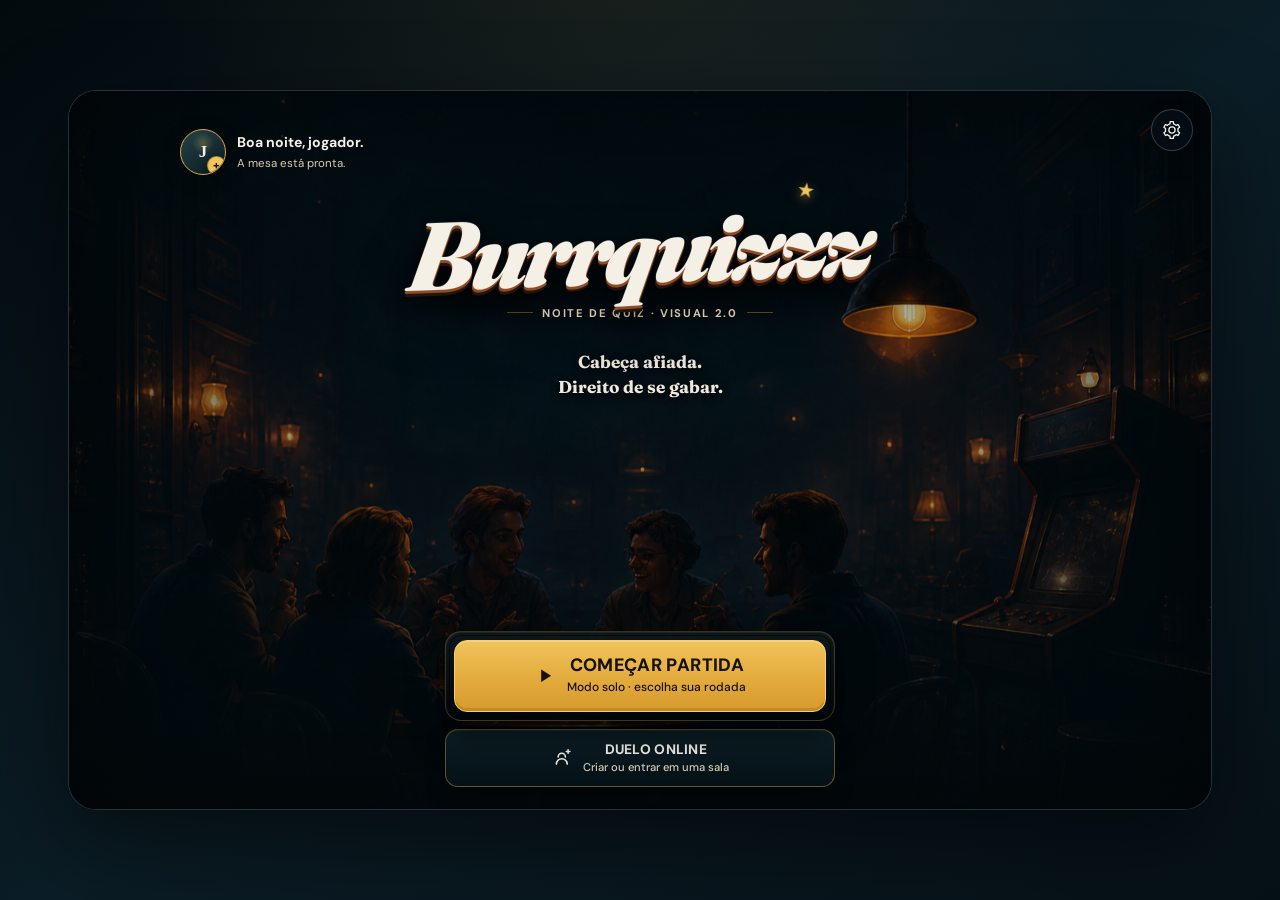
<file: index.html>
<!DOCTYPE html>
<html lang="pt-BR">
<head>
  <meta charset="UTF-8" />
  <meta name="viewport" content="width=device-width, initial-scale=1, viewport-fit=cover" />
  <meta name="theme-color" content="#08151D" />
  <meta name="application-name" content="Burrquizzz" />
  <meta name="mobile-web-app-capable" content="yes" />
  <meta name="apple-mobile-web-app-capable" content="yes" />
  <meta name="apple-mobile-web-app-status-bar-style" content="black-translucent" />
  <meta name="apple-mobile-web-app-title" content="Burrquizzz" />
  <title>Burrquizzz</title>
  <script src="release-gate.js?v=1.9"></script>
  <link rel="manifest" href="manifest.webmanifest?v=1.9" />
  <link rel="icon" type="image/png" sizes="192x192" href="icons/icon-192.png?v=1.9" />
  <link rel="icon" type="image/svg+xml" href="icons/burrquizzz-icon.svg?v=1.9" />
  <link rel="apple-touch-icon" sizes="180x180" href="icons/apple-touch-icon.png?v=1.9" />
  <link rel="preconnect" href="https://fonts.googleapis.com" />
  <link rel="preconnect" href="https://fonts.gstatic.com" crossorigin />
  <link href="https://fonts.googleapis.com/css2?family=DM+Sans:opsz,wght@9..40,400;9..40,500;9..40,600;9..40,700;9..40,800&amp;family=Fraunces:opsz,wght@9..144,900&amp;display=swap" rel="stylesheet" />
  <link rel="stylesheet" href="styles.css?v=1.9" />
  <link rel="stylesheet" href="visual-polish.css?v=1.9" />
  <link rel="stylesheet" href="game-responsive-v07.css?v=1.9" />
  <link rel="stylesheet" href="solo-feedback-v074.css?v=1.9" />
  <link rel="stylesheet" href="mobile-viewport-lock-v081.css?v=1.9" />
  <link rel="stylesheet" href="home-preview-2.css?v=1.9" />
  <link rel="stylesheet" href="setup-screens-approved.css?v=1.9" />
  <link rel="stylesheet" href="production-v1.css?v=1.9" />
  <link rel="stylesheet" href="duel-results-v061.css?v=1.9" />
  <link rel="stylesheet" href="button-typography-v112.css?v=1.9" />
  <script type="importmap">
  {
    "imports": {
      "./questions.js": "./questions.js?v=1.9",
      "./duel-question-bank-v252.js": "./duel-question-bank-v252.js?v=1.9"
    }
  }
  </script>
  <style>
    #burrAppVersion { position:fixed; right:10px; bottom:8px; z-index:16000; padding:4px 7px; border:1px solid rgba(255,255,255,.22); border-radius:999px; background:rgba(7,24,65,.58); color:rgba(255,255,255,.76); font:800 .6875rem/1 system-ui,sans-serif; letter-spacing:.05em; box-shadow:0 4px 12px rgba(0,0,0,.1); backdrop-filter:blur(8px); pointer-events:none; }
    @media (max-width:520px) { #burrAppVersion { right:7px; bottom:6px; opacity:.76; } }
  </style>
</head>
<body>
  <main class="app-shell">
    <header class="topbar">
      <button id="homeButton" class="brand" type="button" aria-label="Voltar ao início"><span class="brand-mark">B</span><span class="brand-text">Burrquizzz</span></button>
      <button id="firebaseButton" class="ghost-button small" type="button">Configurar online</button>
    </header>

    <section id="screen-home" class="screen active" aria-labelledby="realHomeTitle">
      <div class="real-home__background" aria-hidden="true"></div>
      <div class="real-home__overlay" aria-hidden="true"></div>
      <header class="real-home__topline">
        <div class="real-home__host">
          <span id="homeUserInitial" class="real-home__avatar" aria-hidden="true">G</span>
          <span class="real-home__greeting"><strong>Boa noite, <span id="homeUserName">jogador</span>.</strong><small>A mesa está pronta.</small></span>
        </div>
      </header>
      <div class="real-home__content">
        <div class="real-home__logo" id="realHomeTitle">
          <span class="real-home__star" aria-hidden="true">★</span>
          <h1>Burrquizzz</h1>
          <span class="real-home__edition">Noite de Quiz · Visual 2.0</span>
        </div>
        <p class="real-home__tagline">Cabeça afiada.<br />Direito de se gabar.</p>
        <div class="real-home__actions">
          <div class="real-home__cta-dock">
            <button id="soloModeButton" class="real-home__cta" type="button">
              <svg viewBox="0 0 24 24" aria-hidden="true"><path d="m8 5 11 7-11 7V5Z"/></svg>
              <span><strong>Começar partida</strong><small>Modo solo · escolha sua rodada</small></span>
            </button>
          </div>
          <button id="onlineModeButton" class="real-home__online" type="button">
            <svg viewBox="0 0 24 24" aria-hidden="true"><path d="M16 11a4 4 0 1 0-8 0m10 8a6 6 0 0 0-12 0M17 5h4m-2-2v4"/></svg>
            <span><strong>Duelo online</strong><small>Criar ou entrar em uma sala</small></span>
          </button>
        </div>
      </div>
    </section>

    <section id="screen-solo-setup" class="screen">
      <button class="back-link" data-go-home type="button">← Voltar</button>
      <div class="panel compact"><p class="eyebrow">Modo solo</p><h2>Monte a rodada</h2><label class="field"><span>Seu nome</span><input id="soloName" maxlength="18" placeholder="Ex.: Gustavo" autocomplete="nickname" /></label><fieldset class="field"><legend>Quantidade de perguntas</legend><div class="segmented"><label><input type="radio" name="soloCount" value="4" checked /><span>4</span></label><label><input type="radio" name="soloCount" value="8" /><span>8</span></label><label><input type="radio" name="soloCount" value="16" /><span>16</span></label></div></fieldset><button id="startSoloButton" class="primary-button" type="button">Começar</button></div>
    </section>

    <section id="screen-online-menu" class="screen">
      <button class="back-link" data-go-home type="button">← Voltar</button>
      <div class="panel compact"><p class="eyebrow">Duelo online</p><h2>Entre na disputa</h2><label class="field"><span>Seu nome</span><input id="onlineName" maxlength="18" placeholder="Ex.: Gustavo" autocomplete="nickname" /></label><div class="online-actions"><button id="createRoomButton" class="primary-button" type="button">Criar sala</button><div class="divider"><span>ou</span></div><label class="field"><span>Código da sala</span><input id="roomCodeInput" class="room-input" maxlength="6" placeholder="ABC123" autocomplete="off" /></label><button id="joinRoomButton" class="secondary-button" type="button">Entrar na sala</button></div></div>
    </section>

    <section id="screen-duel-round-setup" class="screen" aria-labelledby="duelRoundTitle">
      <button id="leaveRoundSetupButton" class="back-link" type="button">← Sair da sala</button>
      <div class="panel compact duel-round-panel">
        <p class="eyebrow">Duelo online</p>
        <h2 id="duelRoundTitle">Monte a rodada</h2>
        <div class="duel-round-options" role="group" aria-label="Escolha o tipo de duelo">
          <button class="duel-round-option" type="button" data-question-count="4"><strong>Duelo rápido</strong><span>4 perguntas</span></button>
          <button class="duel-round-option" type="button" data-question-count="16"><strong>Duelo normal</strong><span>16 perguntas</span></button>
        </div>
        <button id="shareRoundRoomButton" class="duel-round-share" type="button">Compartilhar convite · <strong id="duelRoundRoomCode">------</strong></button>
      </div>
    </section>

    <section id="screen-lobby" class="screen">
      <button id="leaveRoomButton" class="back-link" type="button">← Sair da sala</button>
      <div class="panel lobby-panel">
        <p class="eyebrow">Sala pronta</p>
        <h2>Convide quem vai perder</h2>
        <button id="copyRoomCodeButton" class="room-code-card" type="button" title="Copiar código">
          <span class="room-code-label">Código da sala</span>
          <strong id="lobbyRoomCode">------</strong>
          <span class="room-code-action"><svg viewBox="0 0 24 24" aria-hidden="true"><path d="M8.7 12.9 15.3 16.7M15.3 7.3 8.7 11.1M18 8.5a2.5 2.5 0 1 0 0-5 2.5 2.5 0 0 0 0 5ZM6 14.5a2.5 2.5 0 1 0 0-5 2.5 2.5 0 0 0 0 5ZM18 20.5a2.5 2.5 0 1 0 0-5 2.5 2.5 0 0 0 0 5Z"/></svg><span class="room-code-action-text">Toque para copiar</span></span>
        </button>
        <div class="players-list" aria-label="Jogadores da sala">
          <div class="player-slot"><span class="status-dot online" aria-hidden="true"></span><div class="player-copy"><small>Jogador 1</small><strong id="playerOneName">Aguardando...</strong></div><span id="playerOneState" class="player-state is-online">Conectado</span></div>
          <div class="player-slot"><span id="playerTwoDot" class="status-dot" aria-hidden="true"></span><div class="player-copy"><small>Jogador 2</small><strong id="playerTwoName">Aguardando...</strong></div><span id="playerTwoState" class="player-state">Aguardando</span></div>
        </div>
        <div class="lobby-controls"><label class="field" id="duelCountField"><span>Quantidade de perguntas</span><select id="duelCount"><option value="10">10 perguntas</option><option value="15" selected>15 perguntas</option><option value="16">16 perguntas</option></select></label><button id="startDuelButton" class="primary-button" type="button" disabled>Aguardando adversário</button></div>
        <p id="lobbyHint" class="hint">Abra o jogo em outro navegador, celular ou aba anônima para testar.</p>
      </div>
    </section>

    <section id="screen-countdown" class="screen centered"><p class="eyebrow">Prepare-se</p><div id="countdownValue" class="countdown">3</div><p id="countdownMessage">A rodada vai começar</p></section>

    <section id="screen-game" class="screen">
      <div class="game-header"><div class="score-chip"><small>PERGUNTA</small><strong><span id="questionNumber">1</span>/<span id="questionTotal">10</span></strong></div><div id="opponentBadge" class="opponent-badge hidden"><span class="status-dot online"></span><span id="opponentName">Adversário</span></div><div class="score-chip"><small>ACERTOS</small><strong id="currentScore">0</strong></div></div>
      <div class="timer-track" role="progressbar" aria-label="Tempo restante da pergunta" aria-valuemin="0" aria-valuemax="100" aria-valuenow="100" aria-valuetext="18 segundos restantes"><div id="timerBar" class="timer-bar" aria-hidden="true"></div></div>
      <article class="question-card"><div class="question-meta"><span id="questionCategory" class="category-chip">Cultura pop</span><span id="questionType" class="type-chip">Escolha</span></div><h2 id="questionText">Pergunta</h2><p id="questionSupport" class="question-support hidden"></p><div id="questionImageWrap" class="question-image-wrap hidden"><img id="questionImage" src="[data-uri]" alt="" decoding="async" /></div><div id="answersArea"></div></article>
      <div id="feedbackBanner" class="feedback-banner" aria-live="polite"></div>
    </section>

    <section id="screen-results" class="screen" aria-labelledby="resultTitle">
      <div class="panel results-panel">
        <header class="result-v1-heading"><div class="result-v1-crest"><img src="assets/resultado/resultado-laurels.png" alt="" aria-hidden="true" /><div class="result-v1-winner"><p id="resultEyebrow" class="eyebrow">Resultado</p><h2 id="resultTitle">Fim de jogo</h2></div></div></header>
        <div id="duelScoreboard" class="scoreboard hidden"><div id="scorePlayerOne" class="score-row"></div><div id="scorePlayerTwo" class="score-row"></div></div>
        <div id="soloStats" class="stats-grid result-identity-card result-identity-card--solo"><span id="resultSoloAvatar" class="result-player-avatar" data-local-avatar aria-hidden="true">J</span><div class="result-solo-player"><strong id="resultSoloName" class="result-player-name">Jogador</strong><span class="result-solo-time"><strong id="resultAverage">0s</strong><small>tempo médio</small></span></div><div class="result-solo-score"><strong id="resultCorrect">0/0</strong><small>Acertos</small></div></div>
        <div class="result-v1-message"><img src="assets/resultado/resultado-marquee-frame.png" alt="" aria-hidden="true" /><div><p id="resultSubtitle" class="result-subtitle"></p></div></div>
        <div class="result-v1-actions"><button id="playAgainButton" class="primary-button" type="button">Jogar novamente</button><button id="resultsHomeButton" class="ghost-button" type="button">Voltar ao início</button></div>
      </div>
    </section>
  </main>

  <dialog id="firebaseDialog"><form method="dialog" class="dialog-card"><button class="dialog-close" value="cancel" aria-label="Fechar">×</button><p class="eyebrow">Duelo online</p><h2>Configurar Firebase</h2><p class="dialog-copy">Cole o objeto <code>firebaseConfig</code> do seu projeto. Ele fica salvo só neste navegador.</p><label class="field"><span>Configuração</span><textarea id="firebaseConfigInput" rows="10" spellcheck="false" placeholder='{"apiKey":"...","authDomain":"...","databaseURL":"...","projectId":"...","appId":"..."}'></textarea></label><p id="firebaseStatus" class="hint"></p><button id="saveFirebaseButton" class="primary-button" value="cancel" type="button">Salvar configuração</button><button id="clearFirebaseButton" class="ghost-button danger" value="cancel" type="button">Apagar configuração</button></form></dialog>
  <div id="toast" class="toast" role="status" aria-live="polite"></div>
  <div id="burrAppVersion" title="Burrquizzz versão 1.9" aria-label="Versão 1.9">v1.9</div>
  <script type="module" src="ai-bootstrap.js?v=1.9"></script>
  <script type="module" src="online-runtime-v231.js?v=1.9"></script>
  <script type="module" src="duel-results-v061.js?v=1.9"></script>
  <script type="module" src="app.js?v=1.9"></script>
  <script type="module" src="ui-copy-v154.js?v=1.9"></script>
  <script type="module" src="metrics-runtime-v09.js?v=1.9"></script>
  <script type="module" src="pwa-runtime-v154.js?v=1.9"></script>
</body>
</html>
</file>
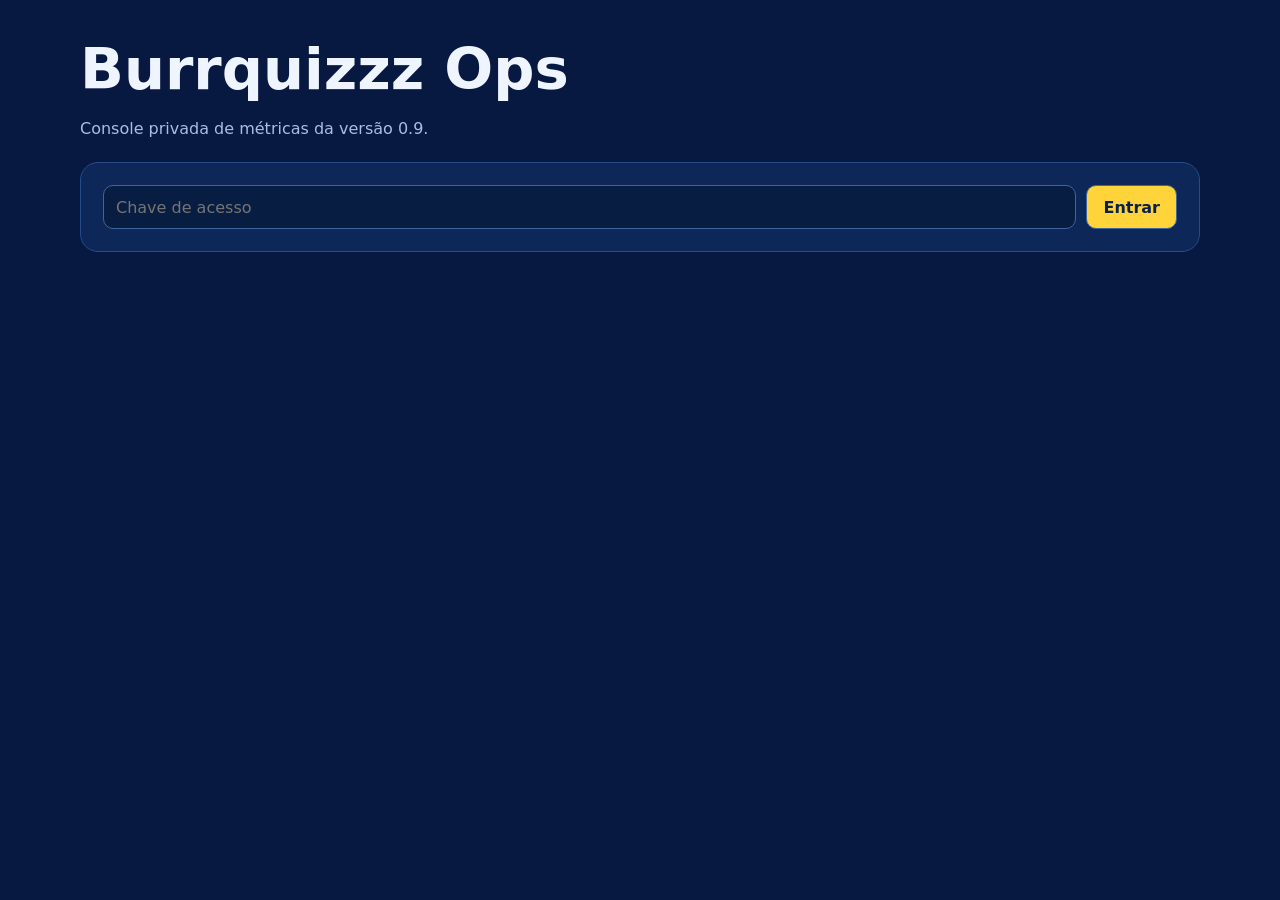
<file: ops-7c4f9e2a.html>
<!DOCTYPE html>
<html lang="pt-BR">
<head>
  <meta charset="UTF-8" />
  <meta name="viewport" content="width=device-width, initial-scale=1" />
  <meta name="robots" content="noindex,nofollow,noarchive" />
  <title>Burrquizzz Ops</title>
  <style>
    :root { color-scheme: dark; font-family: system-ui, -apple-system, BlinkMacSystemFont, "Segoe UI", sans-serif; }
    * { box-sizing: border-box; }
    body { margin: 0; min-height: 100vh; background: #071841; color: #eef5ff; }
    main { width: min(1120px, calc(100% - 32px)); margin: 0 auto; padding: 36px 0 72px; }
    h1 { margin: 0 0 6px; font-size: clamp(2rem, 5vw, 3.6rem); }
    p { color: #a9bee2; }
    .card { margin-top: 24px; padding: 22px; border: 1px solid #274b87; border-radius: 18px; background: #0d2858; }
    .row { display: flex; gap: 10px; flex-wrap: wrap; align-items: center; }
    input, button { min-height: 44px; border-radius: 10px; border: 1px solid #41659b; font: inherit; }
    input { flex: 1 1 280px; padding: 0 12px; color: #fff; background: #071d42; }
    button { padding: 0 16px; cursor: pointer; font-weight: 750; color: #08204a; background: #ffd33a; }
    button.secondary { color: #e8f1ff; background: #17376c; }
    button:disabled { opacity: .5; cursor: wait; }
    #dashboard[hidden], #error[hidden] { display: none; }
    .stats { display: grid; grid-template-columns: repeat(4, minmax(0, 1fr)); gap: 10px; margin: 18px 0; }
    .stat { padding: 15px; border-radius: 12px; background: #102f66; }
    .stat small { display: block; color: #9bb2da; }
    .stat strong { display: block; margin-top: 5px; font-size: 1.35rem; }
    .table-wrap { overflow: auto; max-height: 62vh; border: 1px solid #274b87; border-radius: 12px; }
    table { width: 100%; border-collapse: collapse; min-width: 880px; font-size: .9rem; }
    th, td { padding: 10px 12px; text-align: left; border-bottom: 1px solid #1e4179; white-space: nowrap; }
    th { position: sticky; top: 0; background: #12336c; color: #dbe9ff; }
    td { color: #c8d8f3; }
    #error { color: #ffb8bf; }
    @media (max-width: 680px) { .stats { grid-template-columns: repeat(2, 1fr); } }
  </style>
</head>
<body>
  <main>
    <h1>Burrquizzz Ops</h1>
    <p>Console privada de métricas da versão 0.9.</p>

    <section id="gate" class="card">
      <div class="row">
        <input id="accessKey" type="password" autocomplete="off" placeholder="Chave de acesso" />
        <button id="unlockButton" type="button">Entrar</button>
      </div>
      <p id="error" hidden></p>
    </section>

    <section id="dashboard" hidden>
      <div class="row" style="margin-top:24px">
        <button id="refreshButton" class="secondary" type="button">Atualizar</button>
        <button id="downloadButton" type="button">Baixar CSV</button>
      </div>
      <div class="stats">
        <div class="stat"><small>Partidas</small><strong id="gamesCount">0</strong></div>
        <div class="stat"><small>Jogadores</small><strong id="playersCount">0</strong></div>
        <div class="stat"><small>Tempo total</small><strong id="totalTime">0 min</strong></div>
        <div class="stat"><small>Média por jogo</small><strong id="averageTime">0 min</strong></div>
      </div>
      <div class="table-wrap">
        <table>
          <thead><tr><th>Data</th><th>Nome</th><th>Modo</th><th>Status</th><th>Tempo</th><th>Perguntas</th><th>Acertos</th><th>Dispositivo</th><th>Abertura</th></tr></thead>
          <tbody id="metricsBody"></tbody>
        </table>
      </div>
    </section>
  </main>

  <script type="module">
    const FIREBASE_CONFIG = {
      apiKey: "AIzaSyCtZKE8YL2xC0hj0eWWrtGsuYCLEleLjoQ",
      authDomain: "batalha-naval-gus.firebaseapp.com",
      projectId: "batalha-naval-gus",
      storageBucket: "batalha-naval-gus.firebasestorage.app",
      messagingSenderId: "530937327103",
      appId: "1:530937327103:web:ab1bd4538f1af6c2b70bca"
    };
    const ACCESS_HASH = "7a655aa79bc474a90e1bdb33dab1a853e9f87d5c95b93128c02008dda537f05a";
    const COLLECTION = "battleshipRooms";
    const METRIC_TYPE = "burrquizzz-metric-v1";
    let records = [];
    let firebase = null;

    const $ = (selector) => document.querySelector(selector);
    $("#unlockButton").addEventListener("click", unlock);
    $("#accessKey").addEventListener("keydown", (event) => { if (event.key === "Enter") unlock(); });
    $("#refreshButton").addEventListener("click", loadMetrics);
    $("#downloadButton").addEventListener("click", downloadCsv);

    async function sha256(value) {
      const bytes = new TextEncoder().encode(value);
      const digest = await crypto.subtle.digest("SHA-256", bytes);
      return [...new Uint8Array(digest)].map((byte) => byte.toString(16).padStart(2, "0")).join("");
    }

    async function unlock() {
      const key = $("#accessKey").value.trim();
      if (await sha256(key) !== ACCESS_HASH) {
        showError("Chave inválida.");
        return;
      }
      $("#gate").hidden = true;
      $("#dashboard").hidden = false;
      await loadMetrics();
    }

    async function ensureFirebase() {
      if (firebase) return firebase;
      const [appModule, authModule, firestoreModule] = await Promise.all([
        import("https://www.gstatic.com/firebasejs/12.11.0/firebase-app.js"),
        import("https://www.gstatic.com/firebasejs/12.11.0/firebase-auth.js"),
        import("https://www.gstatic.com/firebasejs/12.11.0/firebase-firestore.js")
      ]);
      const app = appModule.initializeApp(FIREBASE_CONFIG, "burrquizzz-ops-v09");
      const auth = authModule.getAuth(app);
      if (!auth.currentUser) await authModule.signInAnonymously(auth);
      firebase = { db: firestoreModule.getFirestore(app), ...firestoreModule };
      return firebase;
    }

    async function loadMetrics() {
      const refresh = $("#refreshButton");
      refresh.disabled = true;
      try {
        const f = await ensureFirebase();
        const q = f.query(
          f.collection(f.db, COLLECTION),
          f.where("gameType", "==", METRIC_TYPE),
          f.limit(2000)
        );
        const snapshot = await f.getDocs(q);
        records = snapshot.docs.map((item) => ({ id: item.id, ...item.data() }))
          .sort((a, b) => Number(b.startedAtClient || 0) - Number(a.startedAtClient || 0));
        render();
      } catch (error) {
        console.error(error);
        showError("Não foi possível ler as métricas. Confira as permissões do Firestore.");
      } finally {
        refresh.disabled = false;
      }
    }

    function render() {
      const totalSeconds = records.reduce((sum, item) => sum + Number(item.durationSeconds || 0), 0);
      const players = new Set(records.map((item) => `${item.installId || ""}:${item.playerName || "Jogador"}`));
      $("#gamesCount").textContent = String(records.length);
      $("#playersCount").textContent = String(players.size);
      $("#totalTime").textContent = formatDuration(totalSeconds);
      $("#averageTime").textContent = formatDuration(records.length ? Math.round(totalSeconds / records.length) : 0);
      $("#metricsBody").innerHTML = records.map((item) => `
        <tr>
          <td>${escapeHtml(formatDate(item.startedAtClient))}</td>
          <td>${escapeHtml(item.playerName || "Jogador")}</td>
          <td>${escapeHtml(item.mode || "-")}</td>
          <td>${escapeHtml(statusLabel(item.status))}</td>
          <td>${escapeHtml(formatDuration(item.durationSeconds || 0))}</td>
          <td>${Number(item.lastQuestion || 0)}/${Number(item.questionsTotal || 0)}</td>
          <td>${Number(item.score || 0)}</td>
          <td>${escapeHtml(item.device || "-")}</td>
          <td>${escapeHtml(item.launchMode || "-")}</td>
        </tr>`).join("");
    }

    function formatDate(value) {
      if (!value) return "-";
      return new Intl.DateTimeFormat("pt-BR", { dateStyle: "short", timeStyle: "short" }).format(new Date(Number(value)));
    }

    function formatDuration(seconds) {
      const total = Math.max(0, Number(seconds) || 0);
      if (total < 60) return `${Math.round(total)} s`;
      const minutes = Math.floor(total / 60);
      const rest = Math.round(total % 60);
      return rest ? `${minutes} min ${rest} s` : `${minutes} min`;
    }

    function statusLabel(value) {
      if (value === "completed") return "Concluído";
      if (value === "left_game") return "Saiu antes";
      return "Em andamento";
    }

    function csvCell(value) {
      const text = String(value ?? "").replaceAll('"', '""');
      return `"${text}"`;
    }

    function downloadCsv() {
      const header = ["data","apelido","modo","status","duracao_segundos","perguntas_total","ultima_pergunta","acertos","dispositivo","abertura","install_id","game_id"];
      const lines = [header.map(csvCell).join(";")];
      records.forEach((item) => {
        lines.push([
          formatDate(item.startedAtClient), item.playerName, item.mode, statusLabel(item.status),
          item.durationSeconds || 0, item.questionsTotal || 0, item.lastQuestion || 0, item.score || 0,
          item.device, item.launchMode, item.installId, item.gameId
        ].map(csvCell).join(";"));
      });
      const blob = new Blob(["\ufeff" + lines.join("\n")], { type: "text/csv;charset=utf-8" });
      const url = URL.createObjectURL(blob);
      const link = document.createElement("a");
      link.href = url;
      link.download = `burrquizzz-metricas-${new Date().toISOString().slice(0, 10)}.csv`;
      link.click();
      URL.revokeObjectURL(url);
    }

    function showError(message) {
      const node = $("#error");
      node.textContent = message;
      node.hidden = false;
    }

    function escapeHtml(value) {
      return String(value ?? "")
        .replaceAll("&", "&amp;")
        .replaceAll("<", "&lt;")
        .replaceAll(">", "&gt;")
        .replaceAll('"', "&quot;")
        .replaceAll("'", "&#039;");
    }
  </script>
</body>
</html>
</file>
<file: styles.css>
:root {
  --bg-1: #0d3a99;
  --bg-2: #1b6eff;
  --bg-3: #58c4ff;
  --surface: rgba(255, 255, 255, 0.97);
  --surface-alt: rgba(243, 248, 255, 0.96);
  --text: #13396d;
  --muted: #5578ac;
  --line: rgba(19, 57, 109, 0.12);
  --primary: #ffd33a;
  --primary-2: #ffb703;
  --accent: #ff5c8a;
  --accent-2: #ff7b2c;
  --ok: #16a34a;
  --danger: #e5484d;
  --radius-xl: 28px;
  --radius-lg: 20px;
  --radius-md: 16px;
  --shadow-lg: 0 20px 48px rgba(12, 66, 155, 0.2);
  --shadow-sm: 0 8px 18px rgba(12, 66, 155, 0.12);
  --title-font: "Arial Rounded MT Bold", "Trebuchet MS", "Segoe UI", sans-serif;
  --body-font: "Trebuchet MS", "Segoe UI", system-ui, sans-serif;
}

* { box-sizing: border-box; }

html, body {
  min-height: 100%;
  margin: 0;
  background:
    radial-gradient(circle at 8% 10%, rgba(255,255,255,.28), transparent 18%),
    radial-gradient(circle at 92% 8%, rgba(255,212,58,.22), transparent 16%),
    radial-gradient(circle at 85% 88%, rgba(255,92,138,.16), transparent 16%),
    linear-gradient(145deg, var(--bg-1), var(--bg-2) 54%, var(--bg-3));
  color: var(--text);
  font-family: var(--body-font);
}

button, input, select, textarea {
  font: inherit;
}

button {
  color: inherit;
}

body {
  min-height: 100vh;
  min-height: 100dvh;
}

.app-shell {
  width: min(860px, 100%);
  min-height: 100vh;
  margin: 0 auto;
  padding: max(20px, env(safe-area-inset-top)) 18px max(22px, env(safe-area-inset-bottom));
  position: relative;
}

.app-shell::before,
.app-shell::after {
  content: "";
  position: fixed;
  border-radius: 999px;
  pointer-events: none;
  opacity: .44;
  filter: blur(8px);
}
.app-shell::before {
  left: -30px;
  top: 140px;
  width: 110px;
  height: 110px;
  background: rgba(255, 211, 58, 0.35);
}
.app-shell::after {
  right: -24px;
  bottom: 110px;
  width: 92px;
  height: 92px;
  background: rgba(255, 92, 138, 0.28);
}

.topbar {
  display: flex;
  align-items: center;
  justify-content: space-between;
  gap: 14px;
  margin-bottom: 22px;
}

.brand {
  display: inline-flex;
  align-items: center;
  gap: 10px;
  padding: 0;
  border: 0;
  background: transparent;
  color: white;
  font-family: var(--title-font);
  font-weight: 900;
  cursor: pointer;
  text-shadow: 0 2px 10px rgba(0,0,0,.12);
}
.brand-mark {
  display: grid;
  width: 40px;
  height: 40px;
  place-items: center;
  border-radius: 14px;
  color: #114084;
  background: linear-gradient(180deg, #fff6ae, #ffd33a);
  box-shadow: inset 0 -3px 0 rgba(0,0,0,.08), 0 10px 20px rgba(255,211,58,.28);
}
.brand-text {
  font-size: 1.02rem;
}

.screen {
  display: none;
  animation: screen-in .22s ease both;
}
.screen.active {
  display: block;
}
.screen.centered.active {
  display: grid;
  min-height: 70vh;
  place-content: center;
  text-align: center;
}

@keyframes screen-in {
  from { opacity: 0; transform: translateY(8px) scale(.99); }
  to { opacity: 1; transform: translateY(0) scale(1); }
}

.hero {
  color: white;
  text-shadow: 0 2px 18px rgba(0,0,0,.12);
  padding: 10px 0 22px;
}
.eyebrow {
  display: inline-flex;
  align-items: center;
  margin: 0 0 12px;
  padding: 8px 12px;
  border-radius: 999px;
  background: rgba(255,255,255,.88);
  color: #114084;
  font-family: var(--title-font);
  font-size: .74rem;
  font-weight: 900;
  letter-spacing: .11em;
  text-transform: uppercase;
  box-shadow: var(--shadow-sm);
}
h1, h2, p { margin-top: 0; }
h1, h2 {
  font-family: var(--title-font);
}
h1 {
  margin-bottom: 14px;
  font-size: clamp(2.8rem, 13vw, 5rem);
  line-height: .93;
  letter-spacing: -.06em;
}
h2 {
  margin-bottom: 18px;
  font-size: clamp(2rem, 6vw, 2.8rem);
  line-height: 1;
  letter-spacing: -.04em;
  color: #114084;
}
.hero-copy,
.dialog-copy,
.result-subtitle {
  color: rgba(255,255,255,.95);
  line-height: 1.55;
  max-width: 620px;
  font-size: 1rem;
}
.mode-grid {
  display: grid;
  grid-template-columns: repeat(2, 1fr);
  gap: 14px;
}
.mode-card,
.panel,
.question-card {
  background: linear-gradient(180deg, var(--surface), var(--surface-alt));
  border: 3px solid rgba(255,255,255,.52);
  box-shadow: var(--shadow-lg);
  backdrop-filter: blur(12px);
}
.mode-card {
  position: relative;
  overflow: hidden;
  min-height: 226px;
  padding: 24px;
  border-radius: var(--radius-xl);
  text-align: left;
  cursor: pointer;
  transition: transform .16s ease;
}
.mode-card:hover {
  transform: translateY(-2px);
}
.mode-card::before,
.mode-card::after {
  content: "";
  position: absolute;
  border-radius: 999px;
}
.mode-card::before {
  right: -20px;
  top: -24px;
  width: 110px;
  height: 110px;
  background: radial-gradient(circle, rgba(255,211,58,.44), rgba(255,211,58,0));
}
.mode-card::after {
  left: -16px;
  bottom: -20px;
  width: 120px;
  height: 120px;
  background: radial-gradient(circle, rgba(255,92,138,.18), rgba(255,92,138,0));
}
.mode-card.alt::before {
  background: radial-gradient(circle, rgba(88,196,255,.38), rgba(88,196,255,0));
}
.mode-icon {
  display: grid;
  width: 58px;
  height: 58px;
  margin-bottom: 34px;
  place-items: center;
  border-radius: 18px;
  color: #114084;
  background: linear-gradient(180deg, #fff7b8, #ffd33a);
  font-family: var(--title-font);
  font-size: 1.3rem;
  font-weight: 900;
  box-shadow: inset 0 -4px 0 rgba(0,0,0,.08), 0 10px 22px rgba(255,211,58,.26);
}
.mode-title, .mode-copy { display: block; }
.mode-title {
  margin-bottom: 8px;
  color: #114084;
  font-family: var(--title-font);
  font-size: 1.4rem;
  font-weight: 900;
}
.mode-copy {
  color: var(--muted);
  line-height: 1.5;
}
.home-features {
  display: flex;
  flex-wrap: wrap;
  gap: 10px;
  margin-top: 16px;
}
.home-features span {
  padding: 10px 14px;
  border-radius: 999px;
  background: rgba(255,255,255,.16);
  color: white;
  font-family: var(--title-font);
  font-size: .8rem;
  font-weight: 900;
  border: 2px solid rgba(255,255,255,.18);
}

.panel {
  padding: 26px 20px;
  border-radius: var(--radius-xl);
}
.panel.compact {
  max-width: 580px;
  margin: 26px auto 0;
}
.lobby-panel {
  max-width: 620px;
  margin: 20px auto 0;
}
.back-link {
  padding: 10px 0;
  border: 0;
  background: transparent;
  color: white;
  font-family: var(--title-font);
  cursor: pointer;
  text-shadow: 0 2px 12px rgba(0,0,0,.12);
}
.field {
  display: grid;
  gap: 8px;
  margin-bottom: 20px;
}
.field > span,
.field legend {
  color: var(--muted);
  font-size: .84rem;
  font-family: var(--title-font);
  font-weight: 900;
}
fieldset.field {
  border: 0;
  padding: 0;
}
input, select, textarea {
  width: 100%;
  border: 2px solid #d9e8fb;
  border-radius: 15px;
  outline: none;
  color: var(--text);
  background: white;
}
input, select {
  height: 54px;
  padding: 0 15px;
}
textarea {
  min-height: 180px;
  padding: 14px 15px;
  resize: vertical;
  font-family: ui-monospace, SFMono-Regular, Menlo, Consolas, monospace;
  font-size: .85rem;
}
input:focus, select:focus, textarea:focus {
  border-color: #7cc5ff;
  box-shadow: 0 0 0 4px rgba(88,196,255,.18);
}
.room-input {
  text-transform: uppercase;
  letter-spacing: .14em;
  font-weight: 900;
}
.segmented {
  display: grid;
  grid-template-columns: repeat(3, 1fr);
  gap: 8px;
}
.segmented label {
  cursor: pointer;
}
.segmented input {
  position: absolute;
  opacity: 0;
  pointer-events: none;
}
.segmented span {
  display: grid;
  height: 50px;
  place-items: center;
  border: 2px solid #d9e8fb;
  border-radius: 16px;
  color: #4c73ad;
  background: #fff;
  font-family: var(--title-font);
  font-weight: 900;
  box-shadow: 0 6px 14px rgba(0,67,170,.06);
}
.segmented input:checked + span {
  border-color: #ffd33a;
  color: #114084;
  background: linear-gradient(180deg, #fff7b8, #ffd33a);
  box-shadow: inset 0 -3px 0 rgba(0,0,0,.07), 0 12px 20px rgba(255,211,58,.18);
}
.primary-button,
.secondary-button,
.ghost-button {
  width: 100%;
  min-height: 54px;
  padding: 0 18px;
  border-radius: 17px;
  font-family: var(--title-font);
  font-weight: 900;
  cursor: pointer;
}
.primary-button {
  border: 0;
  color: #114084;
  background: linear-gradient(180deg, #fff6ae, #ffd33a);
  box-shadow: inset 0 -4px 0 rgba(0,0,0,.08), 0 14px 24px rgba(255,211,58,.24);
}
.secondary-button {
  border: 2px solid #a7c8ff;
  color: #114084;
  background: white;
  box-shadow: var(--shadow-sm);
}
.ghost-button {
  border: 2px solid #d9e8fb;
  color: #4469a4;
  background: white;
  box-shadow: var(--shadow-sm);
}
.ghost-button.small {
  width: auto;
  min-height: 40px;
  padding: 0 14px;
  font-size: .8rem;
}
.ghost-button.danger {
  color: var(--danger);
}
button:disabled {
  opacity: .45;
  cursor: not-allowed;
  transform: none !important;
}
.online-actions {
  display: grid;
  gap: 14px;
}
.divider {
  display: flex;
  align-items: center;
  gap: 12px;
  color: var(--muted);
  font-size: .78rem;
  text-transform: uppercase;
}
.divider::before,
.divider::after {
  content: "";
  flex: 1;
  height: 1px;
  background: var(--line);
}
.room-code-card {
  display: grid;
  width: 100%;
  margin-bottom: 24px;
  padding: 18px;
  border: 2px dashed #9bc2ff;
  border-radius: 20px;
  color: var(--muted);
  background: linear-gradient(180deg, #f5faff, #edf6ff);
  cursor: pointer;
}
.room-code-card strong {
  margin: 4px 0;
  color: #114084;
  font-family: var(--title-font);
  font-size: 2.4rem;
  letter-spacing: .14em;
}
.players-list {
  display: grid;
  gap: 10px;
  margin-bottom: 22px;
}
.player-slot {
  display: flex;
  align-items: center;
  gap: 12px;
  padding: 14px;
  border: 2px solid #e1eefc;
  border-radius: 18px;
  background: rgba(255,255,255,.7);
}
.player-slot div {
  display: grid;
  gap: 3px;
}
.player-slot small {
  color: var(--muted);
}
.status-dot {
  width: 10px;
  height: 10px;
  flex: 0 0 auto;
  border-radius: 50%;
  background: #8ca0bf;
  box-shadow: 0 0 0 5px rgba(140,160,191,.16);
}
.status-dot.online {
  background: #16a34a;
  box-shadow: 0 0 0 5px rgba(22,163,74,.16);
}
.hint {
  margin: 12px 0 0;
  color: var(--muted);
  font-size: .83rem;
  line-height: 1.45;
}

.countdown {
  color: white;
  font-family: var(--title-font);
  font-size: clamp(7rem, 32vw, 13rem);
  font-weight: 900;
  line-height: .88;
  letter-spacing: -.08em;
  text-shadow: 0 14px 38px rgba(0,0,0,.18);
}
#countdownMessage {
  color: white;
  font-family: var(--title-font);
  text-shadow: 0 2px 12px rgba(0,0,0,.12);
}

.game-header {
  display: flex;
  align-items: stretch;
  justify-content: space-between;
  gap: 12px;
  margin-bottom: 12px;
}
.score-chip,
.opponent-badge {
  min-width: 0;
  display: grid;
  gap: 2px;
  padding: 12px 14px;
  border: 2px solid rgba(255,255,255,.24);
  border-radius: 18px;
  background: rgba(255,255,255,.14);
  color: white;
  box-shadow: 0 10px 24px rgba(0,0,0,.08);
}
.score-chip small,
.opponent-badge {
  font-family: var(--title-font);
}
.score-chip small {
  color: rgba(255,255,255,.84);
  font-size: .67rem;
  font-weight: 900;
  letter-spacing: .1em;
}
.score-chip strong {
  font-family: var(--title-font);
  font-size: 1.24rem;
}
.opponent-badge {
  display: flex;
  align-items: center;
  gap: 8px;
  justify-content: center;
  font-size: .86rem;
}
.hidden { display: none !important; }

.timer-track {
  height: 14px;
  overflow: hidden;
  margin-bottom: 18px;
  border: 2px solid rgba(255,255,255,.32);
  border-radius: 999px;
  background: rgba(255,255,255,.22);
}
.timer-bar {
  width: 100%;
  height: 100%;
  border-radius: inherit;
  background: linear-gradient(90deg, #42e5a7, #ffd33a 56%, #ff8f4f);
  transform-origin: left center;
  box-shadow: inset 0 -2px 0 rgba(0,0,0,.08);
}

.question-card {
  min-height: 540px;
  padding: 24px 18px;
  border-radius: var(--radius-xl);
}
.question-meta {
  display: flex;
  flex-wrap: wrap;
  gap: 8px;
}
.category-chip,
.type-chip {
  display: inline-flex;
  padding: 8px 12px;
  border-radius: 999px;
  font-family: var(--title-font);
  font-size: .73rem;
  font-weight: 900;
  letter-spacing: .08em;
  text-transform: uppercase;
}
.category-chip {
  color: #114084;
  background: linear-gradient(180deg, #fff7b8, #ffe070);
  box-shadow: inset 0 -2px 0 rgba(0,0,0,.06);
}
.type-chip {
  color: white;
  background: linear-gradient(180deg, #ff719c, #ff5c8a);
}
.question-card h2 {
  margin: 18px 0 14px;
  color: #114084;
  font-size: clamp(1.65rem, 6vw, 2.3rem);
  line-height: 1.12;
  letter-spacing: -.035em;
}
.question-support {
  margin-bottom: 16px;
  color: var(--muted);
  line-height: 1.5;
}
.question-image-wrap {
  margin-bottom: 18px;
  overflow: hidden;
  border-radius: 22px;
  border: 2px solid #d9e8fb;
  background: #fff;
}
.question-image-wrap img {
  display: block;
  width: 100%;
  aspect-ratio: 16 / 10;
  object-fit: cover;
}
.answers-stack {
  display: grid;
  gap: 12px;
}
.answer-button {
  display: flex;
  align-items: center;
  gap: 12px;
  min-height: 62px;
  padding: 12px 14px;
  border: 2px solid #d7e8fc;
  border-radius: 18px;
  color: var(--text);
  background: linear-gradient(180deg, #ffffff, #f7fbff);
  box-shadow: var(--shadow-sm);
  text-align: left;
  cursor: pointer;
}
.answer-button:hover:not(:disabled) {
  transform: translateX(2px);
}
.answer-letter {
  display: grid;
  width: 38px;
  height: 38px;
  flex: 0 0 auto;
  place-items: center;
  border-radius: 12px;
  background: linear-gradient(180deg, #eaf5ff, #d4e9ff);
  color: #114084;
  font-family: var(--title-font);
  font-size: .82rem;
  font-weight: 900;
}
.answer-button.correct {
  border-color: rgba(22,163,74,.46);
  background: linear-gradient(180deg, rgba(22,163,74,.12), rgba(22,163,74,.06));
}
.answer-button.wrong {
  border-color: rgba(229,72,77,.42);
  background: linear-gradient(180deg, rgba(229,72,77,.13), rgba(229,72,77,.07));
}

.input-card,
.match-card {
  padding: 18px;
  border: 2px solid #e1eefc;
  border-radius: 20px;
  background: linear-gradient(180deg, #ffffff, #f6fbff);
  box-shadow: var(--shadow-sm);
}
.input-card p,
.match-card p {
  margin-bottom: 14px;
  color: var(--muted);
}
.submit-row {
  display: flex;
  gap: 10px;
  margin-top: 14px;
}
.submit-row .primary-button,
.submit-row .ghost-button {
  min-height: 48px;
}
.match-rows {
  display: grid;
  gap: 12px;
}
.match-row {
  display: grid;
  gap: 10px;
}
.match-left {
  padding: 12px 14px;
  border-radius: 14px;
  background: #eaf5ff;
  color: #114084;
  font-family: var(--title-font);
  font-weight: 900;
}
.match-row select {
  height: 50px;
}
.feedback-banner {
  min-height: 60px;
  margin-top: 14px;
  text-align: center;
  color: white;
  font-family: var(--title-font);
  font-weight: 900;
  line-height: 1.4;
  text-shadow: 0 2px 12px rgba(0,0,0,.12);
}
.feedback-banner.good {
  color: #c9ffd9;
}
.feedback-banner.bad {
  color: #ffe5ea;
}

.results-panel {
  max-width: 640px;
  margin: 30px auto 0;
  text-align: center;
}
.results-panel .result-subtitle {
  color: var(--muted);
}
.stats-grid {
  display: grid;
  grid-template-columns: repeat(2, 1fr);
  gap: 12px;
  margin: 24px 0 4px;
}
.stats-grid > div {
  display: grid;
  gap: 5px;
  padding: 18px 14px;
  border: 2px solid #e1eefc;
  border-radius: 20px;
  background: linear-gradient(180deg, #ffffff, #f3f9ff);
  box-shadow: var(--shadow-sm);
}
.stats-grid small {
  color: var(--muted);
  font-family: var(--title-font);
  font-weight: 900;
}
.stats-grid strong {
  color: #114084;
  font-family: var(--title-font);
  font-size: 1.55rem;
  line-height: 1;
}
.scoreboard {
  display: grid;
  gap: 10px;
  margin: 24px 0;
}
.score-row {
  display: grid;
  grid-template-columns: 1fr auto auto;
  gap: 12px;
  align-items: center;
  padding: 15px;
  border: 2px solid #e1eefc;
  border-radius: 18px;
  text-align: left;
  background: linear-gradient(180deg, #ffffff, #f6fbff);
  box-shadow: var(--shadow-sm);
}
.score-row.winner {
  border-color: rgba(22,163,74,.46);
  background: linear-gradient(180deg, rgba(22,163,74,.12), rgba(22,163,74,.05));
}
.score-row strong {
  overflow: hidden;
  text-overflow: ellipsis;
  white-space: nowrap;
}
.score-row span {
  color: var(--muted);
  font-size: .86rem;
}

dialog {
  width: min(620px, calc(100% - 28px));
  max-height: calc(100vh - 28px);
  padding: 0;
  overflow: auto;
  border: 2px solid rgba(255,255,255,.4);
  border-radius: var(--radius-xl);
  background: linear-gradient(180deg, var(--surface), var(--surface-alt));
  box-shadow: var(--shadow-lg);
}
dialog::backdrop {
  background: rgba(3,5,13,.7);
  backdrop-filter: blur(6px);
}
.dialog-card {
  position: relative;
  padding: 24px;
}
.dialog-close {
  position: absolute;
  top: 16px;
  right: 16px;
  width: 38px;
  height: 38px;
  border: 2px solid #d9e8fb;
  border-radius: 12px;
  color: var(--muted);
  background: white;
  cursor: pointer;
}
code {
  padding: 2px 5px;
  border-radius: 6px;
  background: rgba(255,255,255,.8);
}
.toast {
  position: fixed;
  right: 20px;
  bottom: 20px;
  z-index: 40;
  max-width: min(360px, calc(100vw - 40px));
  padding: 13px 16px;
  border: 2px solid rgba(255,255,255,.32);
  border-radius: 14px;
  background: #13396d;
  color: white;
  box-shadow: var(--shadow-lg);
  opacity: 0;
  pointer-events: none;
  transform: translateY(14px);
  transition: opacity .18s ease, transform .18s ease;
}
.toast.visible {
  opacity: 1;
  transform: translateY(0);
}

@media (max-width: 680px) {
  .mode-grid {
    grid-template-columns: 1fr;
  }
  .question-card {
    min-height: 520px;
  }
  .game-header {
    flex-wrap: wrap;
  }
  .score-chip,
  .opponent-badge {
    flex: 1 1 calc(50% - 6px);
  }
  .score-row {
    grid-template-columns: 1fr;
    gap: 6px;
  }
}
@media (prefers-reduced-motion: reduce) {
  *,
  *::before,
  *::after {
    animation-duration: .01ms !important;
    transition-duration: .01ms !important;
    scroll-behavior: auto !important;
  }
}
</file>
<file: visual-polish.css>
:root {
  --surface: #ffffff;
  --surface-alt: #f4f8ff;
  --text: #102f5f;
  --muted: #3e6597;
  --line: rgba(16, 47, 95, 0.15);
  --primary: #ffd33a;
  --primary-2: #f5b900;
  --accent: #f2497d;
  --danger: #c7353e;
  --radius-xl: 20px;
  --radius-lg: 16px;
  --radius-md: 12px;
  --shadow-lg: 0 18px 46px rgba(4, 31, 86, 0.2);
  --shadow-sm: 0 5px 14px rgba(4, 31, 86, 0.1);
}

html,
body {
  background:
    radial-gradient(circle at 12% 4%, rgba(255, 211, 58, 0.2), transparent 22rem),
    radial-gradient(circle at 92% 88%, rgba(242, 73, 125, 0.16), transparent 24rem),
    linear-gradient(145deg, #092e82 0%, #1559d1 58%, #298fe2 100%);
}

body {
  color: var(--text);
  line-height: 1.5;
}

.app-shell {
  width: min(920px, 100%);
  padding: max(24px, env(safe-area-inset-top)) 24px max(32px, env(safe-area-inset-bottom));
}

.app-shell::before,
.app-shell::after {
  display: none;
}

.topbar {
  margin-bottom: clamp(32px, 6vw, 60px);
}

.brand {
  gap: 11px;
  text-shadow: none;
}

.brand-mark {
  width: 42px;
  height: 42px;
  border-radius: 13px;
  background: var(--primary);
  box-shadow: inset 0 -3px 0 rgba(79, 54, 0, 0.12);
}

.brand-text {
  font-size: 1.08rem;
  letter-spacing: -0.02em;
}

.hero {
  max-width: 760px;
  padding: 0 0 clamp(28px, 5vw, 44px);
  text-shadow: none;
}

.eyebrow {
  margin-bottom: 16px;
  padding: 0;
  border-radius: 0;
  background: transparent;
  box-shadow: none;
  color: var(--primary);
  font-size: 0.76rem;
  line-height: 1.45;
  letter-spacing: 0.055em;
  text-transform: none;
}

.panel .eyebrow,
.question-card .eyebrow,
.results-panel .eyebrow,
.dialog-card .eyebrow {
  color: #b24c00;
}

h1 {
  max-width: 720px;
  margin-bottom: 20px;
  font-size: clamp(3.25rem, 10vw, 5.7rem);
  line-height: 0.92;
  letter-spacing: -0.04em;
  text-wrap: balance;
}

h2 {
  margin-bottom: 24px;
  font-size: clamp(2rem, 5.5vw, 3rem);
  line-height: 1.03;
  letter-spacing: -0.03em;
  text-wrap: balance;
}

.hero-copy,
.dialog-copy,
.result-subtitle {
  max-width: 64ch;
  font-size: 1.06rem;
  line-height: 1.62;
}

.mode-grid {
  gap: 16px;
}

.mode-card,
.panel,
.question-card {
  border: 0;
  background: var(--surface);
  backdrop-filter: none;
}

.mode-card {
  min-height: 220px;
  padding: 26px;
  border-radius: var(--radius-lg);
  box-shadow: none;
  outline: 1px solid rgba(255, 255, 255, 0.38);
  outline-offset: -1px;
  transition: transform 180ms ease, background-color 180ms ease;
}

.mode-card:hover {
  transform: translateY(-2px);
  background: #f8fbff;
  box-shadow: none;
}

.mode-card::before,
.mode-card::after {
  display: none;
}

.mode-icon {
  width: 46px;
  height: 46px;
  margin-bottom: 46px;
  border-radius: 12px;
  background: var(--primary);
  box-shadow: none;
  font-size: 1.05rem;
}

.mode-card.alt .mode-icon {
  color: #fff;
  background: var(--accent);
}

.mode-title {
  margin-bottom: 7px;
  font-size: 1.35rem;
  letter-spacing: -0.02em;
}

.mode-copy {
  max-width: 32ch;
  color: var(--muted);
  line-height: 1.55;
}

.home-features {
  gap: 8px 20px;
  margin-top: 22px;
}

.home-features span {
  position: relative;
  padding: 0 0 0 15px;
  border: 0;
  border-radius: 0;
  background: transparent;
  color: rgba(255, 255, 255, 0.88);
  font-size: 0.78rem;
  letter-spacing: 0.01em;
}

.home-features span::before {
  content: "";
  position: absolute;
  left: 0;
  top: 50%;
  width: 6px;
  height: 6px;
  border-radius: 50%;
  background: var(--primary);
  transform: translateY(-50%);
}

.panel {
  padding: clamp(26px, 5vw, 42px);
  border-radius: var(--radius-xl);
  box-shadow: var(--shadow-lg);
}

.panel.compact,
.lobby-panel,
.results-panel {
  margin-top: 18px;
}

.back-link {
  padding: 8px 0;
  font-weight: 800;
  text-shadow: none;
}

.field {
  gap: 9px;
  margin-bottom: 22px;
}

.field > span,
.field legend {
  color: #315886;
  font-size: 0.82rem;
}

input,
select,
textarea {
  border: 1px solid #bfd0e5;
  border-radius: var(--radius-md);
  background: #fff;
}

input,
select {
  height: 52px;
}

input::placeholder,
textarea::placeholder {
  color: #667f9f;
  opacity: 1;
}

input:focus,
select:focus,
textarea:focus {
  border-color: #1767ca;
  box-shadow: 0 0 0 3px rgba(23, 103, 202, 0.16);
}

.segmented {
  gap: 6px;
  padding: 4px;
  border-radius: 15px;
  background: #eaf1f9;
}

.segmented span {
  height: 44px;
  border: 0;
  border-radius: 11px;
  background: transparent;
  box-shadow: none;
}

.segmented input:checked + span {
  border: 0;
  background: #fff;
  box-shadow: 0 2px 7px rgba(4, 31, 86, 0.11);
}

.primary-button,
.secondary-button,
.ghost-button,
.answer-button {
  transition: transform 160ms ease, border-color 160ms ease, background-color 160ms ease;
}

.primary-button,
.secondary-button,
.ghost-button {
  min-height: 52px;
  border-radius: 13px;
}

.primary-button {
  color: #173c72;
  background: var(--primary);
  box-shadow: inset 0 -3px 0 rgba(79, 54, 0, 0.12);
}

.primary-button:hover:not(:disabled) {
  transform: translateY(-1px);
  background: #ffdc58;
  box-shadow: inset 0 -3px 0 rgba(79, 54, 0, 0.12);
}

.secondary-button,
.ghost-button {
  border: 1px solid #afc4df;
  background: transparent;
  box-shadow: none;
}

.secondary-button:hover:not(:disabled),
.ghost-button:hover:not(:disabled) {
  transform: translateY(-1px);
  border-color: #5e86b6;
  background: #f2f7fd;
}

.topbar .ghost-button {
  border-color: rgba(255, 255, 255, 0.38);
  color: #fff;
  background: rgba(5, 35, 95, 0.18);
}

.divider {
  margin-block: 2px;
}

.room-code-card {
  padding: 18px 0 20px;
  border: 0;
  border-block: 1px solid var(--line);
  border-radius: 0;
  background: transparent;
  box-shadow: none;
}

.players-list {
  gap: 0;
}

.player-slot {
  padding: 14px 2px;
  border: 0;
  border-bottom: 1px solid var(--line);
  border-radius: 0;
  background: transparent;
}

.player-slot:last-child {
  border-bottom: 0;
}

.status-dot {
  box-shadow: none;
}

.status-dot.online {
  box-shadow: none;
}

.game-header {
  align-items: center;
  margin-bottom: 14px;
}

.score-chip,
.opponent-badge {
  padding: 8px 2px;
  border: 0;
  border-radius: 0;
  background: transparent;
  box-shadow: none;
}

.score-chip:last-child {
  text-align: right;
}

.timer-track {
  height: 8px;
  margin-bottom: 16px;
  border: 0;
  background: rgba(255, 255, 255, 0.25);
}

.question-card {
  min-height: 0;
  padding: clamp(24px, 5vw, 40px);
  border-radius: var(--radius-xl);
  box-shadow: var(--shadow-lg);
}

.category-chip,
.type-chip {
  padding: 6px 9px;
  font-size: 0.68rem;
  letter-spacing: 0.065em;
}

.category-chip {
  background: #ffdf69;
  box-shadow: none;
}

.type-chip {
  background: var(--accent);
}

.question-card h2 {
  margin: 22px 0 18px;
  font-size: clamp(1.7rem, 5vw, 2.45rem);
  line-height: 1.16;
  letter-spacing: -0.025em;
}

.question-image-wrap {
  border: 0;
  border-radius: var(--radius-lg);
}

.answers-stack {
  gap: 8px;
}

.answer-button {
  min-height: 60px;
  padding: 12px 14px;
  border: 1px solid #c7d7e9;
  border-radius: 13px;
  background: #fff;
  box-shadow: none;
}

.answer-button:hover:not(:disabled) {
  transform: translateX(2px);
  border-color: #6b93c2;
  background: #f5f9fe;
  box-shadow: none;
}

.answer-letter {
  width: 34px;
  height: 34px;
  border-radius: 10px;
  background: #e7f0fb;
}

.answer-button.correct {
  border-color: #55a970;
  background: #edf9f0;
}

.answer-button.wrong {
  border-color: #d77a7e;
  background: #fff1f2;
}

.input-card,
.match-card {
  padding: 22px 0 0;
  border: 0;
  border-top: 1px solid var(--line);
  border-radius: 0;
  background: transparent;
  box-shadow: none;
}

.match-left {
  border-radius: 10px;
  background: #e7f0fb;
}

.feedback-banner {
  min-height: 54px;
  margin-top: 12px;
  text-shadow: none;
}

.feedback-banner.good {
  color: #d7ffe3;
}

.feedback-banner.bad {
  color: #ffe4e8;
}

.stats-grid {
  gap: 0;
  margin-block: 26px 8px;
  border-block: 1px solid var(--line);
}

.stats-grid > div {
  padding: 18px 10px;
  border: 0;
  border-radius: 0;
  background: transparent;
  box-shadow: none;
}

.stats-grid > div + div {
  border-left: 1px solid var(--line);
}

.score-row {
  border: 0;
  border-bottom: 1px solid var(--line);
  border-radius: 0;
  background: transparent;
  box-shadow: none;
}

.score-row.winner {
  border-color: rgba(22, 163, 74, 0.34);
  background: #edf9f0;
}

dialog {
  border: 0;
  border-radius: var(--radius-xl);
  background: #fff;
  box-shadow: 0 24px 70px rgba(3, 18, 58, 0.32);
}

dialog::backdrop {
  background: rgba(3, 12, 35, 0.76);
  backdrop-filter: none;
}

.dialog-close {
  border: 1px solid #bfd0e5;
  border-radius: 10px;
}

.toast {
  border: 0;
  border-radius: 12px;
  background: #102f5f;
  box-shadow: 0 12px 30px rgba(3, 18, 58, 0.24);
}

button:focus-visible,
input:focus-visible,
select:focus-visible,
textarea:focus-visible {
  outline: 3px solid #ffe16b;
  outline-offset: 3px;
}

#screen-game .question-card.burr-grand-final {
  outline: 3px solid var(--primary);
  outline-offset: 3px;
  box-shadow: var(--shadow-lg);
}

@media (max-width: 680px) {
  .app-shell {
    padding-inline: 16px;
  }

  .topbar {
    margin-bottom: 34px;
  }

  .brand-text {
    display: none;
  }

  .hero {
    padding-bottom: 28px;
  }

  h1 {
    font-size: clamp(3rem, 15vw, 4.4rem);
  }

  .mode-grid {
    grid-template-columns: 1fr;
  }

  .mode-card {
    min-height: auto;
    padding: 22px;
  }

  .mode-icon {
    margin-bottom: 26px;
  }

  .panel,
  .question-card {
    padding: 24px 18px;
  }

  .question-card {
    min-height: 0;
  }

  .game-header {
    flex-wrap: nowrap;
  }

  .score-chip,
  .opponent-badge {
    flex: 0 1 auto;
  }

  .opponent-badge {
    font-size: 0.78rem;
  }
}

@media (max-width: 420px) {
  .topbar .ghost-button {
    max-width: 158px;
    min-height: 38px;
    padding-inline: 10px;
    font-size: 0.72rem;
  }

  .home-features {
    display: grid;
  }

  .question-card h2 {
    font-size: 1.62rem;
  }
}

/* v0.8.2 — commercial game-show finish */
:root {
  --bg-1: #07132f;
  --bg-2: #102e72;
  --bg-3: #174ea6;
  --surface: #f8fbff;
  --surface-alt: #eaf2ff;
  --text: #0b234a;
  --muted: #48658e;
  --line: rgba(11, 35, 74, 0.14);
  --primary: #ffdc3d;
  --primary-2: #f4ad00;
  --accent: #ff4778;
  --accent-2: #ff723a;
  --ok: #27c778;
  --danger: #f04e5e;
  --radius-xl: 16px;
  --radius-lg: 14px;
  --radius-md: 12px;
  --shadow-lg: 0 28px 70px rgba(1, 9, 30, 0.38), 0 8px 20px rgba(1, 9, 30, 0.2);
  --shadow-sm: 0 10px 24px rgba(1, 9, 30, 0.2);
}

html,
body {
  background:
    radial-gradient(ellipse at 50% -12%, rgba(65, 137, 255, 0.52), transparent 44rem),
    radial-gradient(circle at 8% 78%, rgba(255, 71, 120, 0.15), transparent 22rem),
    radial-gradient(circle at 94% 72%, rgba(255, 220, 61, 0.12), transparent 24rem),
    linear-gradient(155deg, var(--bg-1), var(--bg-2) 52%, #0b2458 100%);
  background-attachment: fixed;
}

body::before {
  content: "";
  position: fixed;
  inset: 0;
  z-index: -1;
  pointer-events: none;
  background:
    linear-gradient(118deg, transparent 0 28%, rgba(255,255,255,.025) 28.1% 28.35%, transparent 28.45% 100%),
    linear-gradient(62deg, transparent 0 72%, rgba(255,220,61,.035) 72.1% 72.35%, transparent 72.45% 100%);
}

.app-shell { width: min(980px, 100%); }

.topbar {
  position: relative;
  z-index: 10;
  margin-bottom: clamp(28px, 5vw, 50px);
}

.brand-mark {
  position: relative;
  width: 46px;
  height: 46px;
  color: #0b285f;
  border-radius: 12px 12px 12px 4px;
  background: linear-gradient(145deg, #fff17a, var(--primary) 56%, #ffba0d);
  box-shadow: inset 0 -4px 0 rgba(103, 65, 0, .18), 0 9px 20px rgba(255, 193, 24, .24);
  transform: rotate(-3deg);
}

.brand-text {
  font-size: 1.18rem;
  letter-spacing: -.03em;
}

.topbar .ghost-button {
  border: 1px solid rgba(255,255,255,.18);
  background: rgba(4,17,48,.45);
  box-shadow: 0 8px 22px rgba(1,8,27,.18);
}

.hero { max-width: 850px; padding-bottom: clamp(32px, 6vw, 54px); }
.hero .eyebrow { color: #cfe0ff; }

h1 {
  max-width: 820px;
  font-size: clamp(3.4rem, 10vw, 6rem);
  line-height: .88;
  letter-spacing: -.04em;
  text-shadow: 0 7px 0 rgba(1,15,53,.18), 0 20px 45px rgba(1,8,29,.32);
}

h1::first-line { color: var(--primary); }

.hero-copy {
  max-width: 58ch;
  color: #dbe8ff;
  font-size: clamp(1rem, 2vw, 1.15rem);
}

.mode-grid { grid-template-columns: 1.08fr .92fr; gap: 18px; }

.mode-card {
  min-height: 248px;
  padding: 28px;
  overflow: hidden;
  border: 1px solid rgba(255,255,255,.7);
  border-radius: 16px 16px 16px 6px;
  outline: 0;
  background:
    radial-gradient(circle at 100% 0, rgba(255,220,61,.32), transparent 11rem),
    linear-gradient(145deg, #fff, #eaf3ff);
  box-shadow: var(--shadow-lg);
  transition: transform 180ms cubic-bezier(.2,.8,.2,1), box-shadow 180ms ease, filter 180ms ease;
}

.mode-card.alt {
  color: white;
  border-color: rgba(255,255,255,.16);
  background:
    radial-gradient(circle at 100% 0, rgba(255,103,145,.34), transparent 12rem),
    linear-gradient(145deg, #173b84, #0b2356);
}

.mode-card:hover { transform: translateY(-5px) scale(1.01); filter: saturate(1.08); box-shadow: 0 34px 76px rgba(1,9,30,.46); }
.mode-card:active { transform: translateY(-1px) scale(.995); }

.mode-icon {
  width: 54px;
  height: 54px;
  margin-bottom: 42px;
  border-radius: 12px 12px 12px 4px;
  font-size: 1.2rem;
  box-shadow: inset 0 -4px 0 rgba(86,55,0,.14), 0 10px 22px rgba(244,173,0,.22);
  transform: rotate(-3deg);
}

.mode-card.alt .mode-icon {
  color: white;
  background: linear-gradient(145deg, #ff6d95, var(--accent));
  box-shadow: inset 0 -4px 0 rgba(90,0,32,.18), 0 10px 22px rgba(255,71,120,.25);
}

.mode-title { font-size: 1.55rem; }
.mode-card.alt .mode-title { color: white; }
.mode-card.alt .mode-copy { color: #c8d9f8; }

.home-features { margin-top: 26px; }
.home-features span { color: #c8d9f4; font-weight: 750; }

.panel,
.question-card,
dialog {
  border: 1px solid rgba(255,255,255,.7);
  border-radius: 16px 16px 16px 6px;
  background:
    radial-gradient(circle at 100% 0, rgba(207,225,255,.55), transparent 16rem),
    linear-gradient(145deg, #ffffff, #eff5ff);
  box-shadow: var(--shadow-lg);
}

.panel { padding: clamp(28px, 5vw, 46px); }
.panel.compact { max-width: 610px; }
.panel .eyebrow, .results-panel .eyebrow, .dialog-card .eyebrow { color: #b44a00; }

h2 { color: #0b285f; letter-spacing: -.035em; }
.back-link { color: #e8f1ff; opacity: .88; }
.back-link:hover { opacity: 1; }

input,
select,
textarea {
  border-color: #afc5e4;
  background: #f9fbff;
  box-shadow: inset 0 2px 5px rgba(9,37,83,.06);
}

.segmented { border: 1px solid #c5d5e9; background: #e7effa; }
.segmented span { border-radius: 9px; }
.segmented input:checked + span {
  color: #09265c;
  background: linear-gradient(180deg, #ffe969, var(--primary));
  box-shadow: 0 5px 12px rgba(151,104,0,.17), inset 0 -3px 0 rgba(103,65,0,.11);
}

.primary-button,
.secondary-button,
.ghost-button {
  min-height: 54px;
  border-radius: 12px 12px 12px 5px;
  letter-spacing: .01em;
  transition: transform 150ms cubic-bezier(.2,.8,.2,1), box-shadow 150ms ease, filter 150ms ease;
}

.primary-button {
  color: #09265c;
  border: 1px solid #ffe878;
  background: linear-gradient(180deg, #ffe978, var(--primary) 60%, #ffc51c);
  box-shadow: inset 0 -4px 0 rgba(119,77,0,.17), 0 10px 22px rgba(193,132,0,.23);
}

.primary-button:hover:not(:disabled) { transform: translateY(-2px); filter: brightness(1.04); box-shadow: inset 0 -4px 0 rgba(119,77,0,.17), 0 14px 27px rgba(193,132,0,.3); }
.primary-button:active:not(:disabled), .secondary-button:active:not(:disabled) { transform: translateY(1px); }
.secondary-button { border-color: #244f95; background: linear-gradient(180deg, #19458f, #102f69); box-shadow: inset 0 -3px 0 rgba(0,0,0,.16), 0 8px 18px rgba(8,37,83,.18); }
button:disabled { filter: grayscale(.3); opacity: .55; box-shadow: none; }

.lobby-panel { position: relative; overflow: hidden; }
.room-code-card {
  border: 1px dashed #8aa7cf;
  border-radius: 14px;
  background: linear-gradient(145deg, #eaf2ff, #f9fbff);
}
.room-code-card strong { color: #0c397f; font-size: clamp(2.3rem, 9vw, 4rem); letter-spacing: .11em; text-shadow: 0 3px 0 white; }
.players-list { border-radius: 14px; background: #e8f0fb; }
.player-slot { background: rgba(255,255,255,.66); }
.status-dot.online { box-shadow: 0 0 0 4px rgba(39,199,120,.14); }

.countdown {
  color: var(--primary);
  font-size: clamp(7rem, 30vw, 13rem);
  text-shadow: 0 10px 0 rgba(4,20,57,.32), 0 30px 60px rgba(0,0,0,.35);
  animation: countdown-pulse .8s cubic-bezier(.2,.8,.2,1) both;
}
#countdownMessage { color: #d8e7ff; font-weight: 800; }

.game-header { margin-bottom: 12px; }
.score-chip,
.opponent-badge {
  min-height: 50px;
  padding: 7px 14px;
  border: 1px solid rgba(255,255,255,.16);
  border-radius: 12px 12px 12px 4px;
  background: rgba(4,17,48,.58);
  box-shadow: 0 9px 20px rgba(1,8,27,.18);
}
.score-chip small { color: #9fbae6; }
.score-chip strong { color: white; }
.score-chip:last-child strong { color: var(--primary); }
.opponent-badge { color: #e8f1ff; }

.timer-track {
  height: 9px;
  overflow: visible;
  border: 1px solid rgba(255,255,255,.12);
  background: rgba(2,13,40,.6);
  box-shadow: inset 0 2px 5px rgba(0,0,0,.28);
}
.timer-bar { border-radius: inherit; background: linear-gradient(90deg, var(--accent), var(--primary)); box-shadow: 0 3px 10px rgba(255,102,91,.3); }

.question-card { padding: clamp(24px, 4.2vw, 40px); }
.question-card h2 { color: #09265c; font-size: clamp(1.8rem, 5vw, 2.7rem); }
.category-chip { color: #09265c; background: var(--primary); }
.type-chip { color: #24508b; background: #dce8f8; }
.question-image-wrap { overflow: hidden; box-shadow: 0 16px 32px rgba(5,33,78,.2); }

.answer-button {
  position: relative;
  min-height: 64px;
  border-color: #b9cbe2;
  border-radius: 12px 12px 12px 5px;
  background: linear-gradient(180deg, #fff, #eef4fc);
  box-shadow: inset 0 -3px 0 rgba(15,53,102,.08), 0 5px 12px rgba(8,37,83,.08);
  transition: transform 140ms cubic-bezier(.2,.8,.2,1), border-color 140ms ease, box-shadow 140ms ease;
}
.answer-button:hover:not(:disabled) { transform: translateX(5px); border-color: #4b79b9; background: #f7faff; box-shadow: inset 0 -3px 0 rgba(15,53,102,.07), 0 9px 18px rgba(8,37,83,.13); }
.answer-letter { color: #173d79; background: #dce8f7; font-weight: 950; }
.answer-button.correct { border-color: #24a967; background: #e5f9ef; box-shadow: inset 0 -3px 0 rgba(14,112,62,.1), 0 8px 18px rgba(22,163,74,.14); }
.answer-button.correct .answer-letter { color: white; background: #1baa65; }
.answer-button.wrong { border-color: #da5661; background: #ffeaed; }
.answer-button.wrong .answer-letter { color: white; background: #dc4654; }

.feedback-banner { font-weight: 900; }
.feedback-banner.good { color: #9dffca; }
.feedback-banner.bad { color: #ffc2ca; }

.results-panel { position: relative; overflow: hidden; text-align: center; }
.results-panel::before {
  content: "";
  position: absolute;
  inset: 0 0 auto;
  height: 7px;
  background: linear-gradient(90deg, var(--accent), var(--primary), #50baff);
}
.results-panel .result-subtitle { margin-inline: auto; color: var(--muted); }
.stats-grid { border-color: #cbd9eb; }
.stats-grid strong { color: #0b397e; font-size: clamp(2rem, 7vw, 3.2rem); }
.results-panel .ghost-button { color: #315782; }

.toast { border: 1px solid rgba(255,255,255,.15); background: #071a42; }

@keyframes countdown-pulse {
  0% { opacity: .5; transform: scale(.72); filter: blur(8px); }
  55% { opacity: 1; transform: scale(1.08); filter: blur(0); }
  100% { opacity: 1; transform: scale(1); filter: blur(0); }
}

@media (max-width: 680px) {
  .app-shell { padding-inline: 14px; }
  .topbar { margin-bottom: 28px; }
  .brand-mark { width: 42px; height: 42px; }
  h1 { font-size: clamp(3rem, 16vw, 4.8rem); }
  .mode-grid { grid-template-columns: 1fr; }
  .mode-card { min-height: 190px; padding: 22px; }
  .mode-icon { float: left; margin: 0 18px 54px 0; }
  .panel, .question-card { padding: 22px 17px; }
  .room-code-card strong { font-size: clamp(2.15rem, 13vw, 3.4rem); }
  .score-chip, .opponent-badge { min-height: 44px; border-radius: 10px 10px 10px 4px; }
  #screen-game .question-card { border-radius: 14px 14px 14px 5px; }
  #screen-game .answer-button { border-radius: 10px 10px 10px 4px; }
}

@media (max-width: 420px) {
  .hero-copy { font-size: .96rem; }
  .mode-card { min-height: 178px; }
  .mode-title { font-size: 1.35rem; }
  .mode-copy { font-size: .9rem; }
  .mode-icon { width: 48px; height: 48px; margin-right: 14px; }
  .panel { padding-inline: 16px; }
}

@media (prefers-reduced-motion: reduce) {
  .countdown { animation: none; }
}
</file>
<file: game-responsive-v07.css>
/* Burrquizzz v0.7 — responsive game screen without structural redesign */

#screen-game {
  width: 100%;
  margin-inline: auto;
}

body:has(#screen-game.active) .app-shell {
  padding-top: max(14px, env(safe-area-inset-top));
}

body:has(#screen-game.active) .topbar {
  margin-bottom: 18px;
}

#screen-game .game-header {
  min-width: 0;
}

#screen-game .score-chip,
#screen-game .opponent-badge {
  min-width: 0;
}

#screen-game .opponent-badge span:last-child {
  min-width: 0;
  overflow: hidden;
  text-overflow: ellipsis;
  white-space: nowrap;
}

#screen-game .question-card {
  width: 100%;
  min-width: 0;
}

#screen-game .question-card h2 {
  overflow-wrap: anywhere;
  text-wrap: balance;
}

#screen-game .question-support,
#screen-game .answer-button,
#screen-game .match-left {
  overflow-wrap: anywhere;
}

#screen-game .answer-button {
  width: 100%;
}

#screen-game .input-card input,
#screen-game .match-row select {
  min-width: 0;
}

@media (max-width: 680px) {
  body:has(#screen-game.active) .app-shell {
    padding-inline: 12px;
    padding-bottom: max(14px, env(safe-area-inset-bottom));
  }

  body:has(#screen-game.active) .topbar {
    margin-bottom: 12px;
  }

  #screen-game .game-header {
    display: grid;
    grid-template-columns: auto minmax(0, 1fr) auto;
    gap: 8px;
    align-items: center;
    margin-bottom: 9px;
  }

  #screen-game .game-header > .score-chip:first-child {
    grid-column: 1;
  }

  #screen-game .opponent-badge {
    grid-column: 2;
    justify-self: stretch;
    padding-inline: 6px;
    font-size: 0.74rem;
  }

  #screen-game .game-header > .score-chip:last-child {
    grid-column: 3;
  }

  #screen-game .score-chip {
    padding-inline: 0;
  }

  #screen-game .score-chip small {
    font-size: 0.58rem;
    letter-spacing: 0.07em;
  }

  #screen-game .score-chip strong {
    font-size: 1.02rem;
  }

  #screen-game .timer-track {
    height: 7px;
    margin-bottom: 11px;
  }

  #screen-game .question-card {
    padding: 19px 15px;
    border-radius: 17px;
  }

  #screen-game .question-meta {
    gap: 6px;
  }

  #screen-game .category-chip,
  #screen-game .type-chip {
    padding: 5px 7px;
    font-size: 0.61rem;
  }

  #screen-game .question-card h2 {
    margin: 14px 0 12px;
    font-size: clamp(1.42rem, 6.4vw, 1.85rem);
    line-height: 1.13;
  }

  #screen-game .question-support {
    margin-bottom: 12px;
    font-size: 0.92rem;
    line-height: 1.42;
  }

  #screen-game .question-image-wrap {
    margin-bottom: 13px;
    border-radius: 14px;
  }

  #screen-game .answers-stack {
    gap: 7px;
  }

  #screen-game .answer-button {
    min-height: 54px;
    gap: 9px;
    padding: 9px 11px;
    border-radius: 11px;
    font-size: 0.95rem;
    line-height: 1.25;
  }

  #screen-game .answer-letter {
    width: 32px;
    height: 32px;
    border-radius: 9px;
  }

  #screen-game .input-card,
  #screen-game .match-card {
    padding-top: 16px;
  }

  #screen-game .input-card p,
  #screen-game .match-card p {
    margin-bottom: 10px;
  }

  #screen-game .submit-row {
    gap: 8px;
    margin-top: 10px;
  }

  #screen-game .submit-row .primary-button,
  #screen-game .submit-row .ghost-button {
    min-height: 46px;
  }

  #screen-game .match-rows,
  #screen-game .match-row {
    gap: 8px;
  }

  #screen-game .match-left {
    padding: 10px 11px;
  }

  #screen-game .match-row select {
    height: 46px;
  }

  #screen-game .feedback-banner {
    min-height: 44px;
    margin-top: 8px;
    font-size: 0.9rem;
    line-height: 1.3;
  }
}

@media (max-width: 420px) {
  body:has(#screen-game.active) .topbar {
    margin-bottom: 9px;
  }

  body:has(#screen-game.active) .brand-mark {
    width: 36px;
    height: 36px;
  }

  #screen-game .game-header {
    grid-template-columns: min-content minmax(0, 1fr) min-content;
    gap: 6px;
  }

  #screen-game .game-header:has(> .opponent-badge:not(.hidden)) {
    grid-template-columns: min-content minmax(72px, 1fr) min-content;
  }

  #screen-game .opponent-badge {
    gap: 5px;
    font-size: 0.69rem;
  }

  #screen-game .opponent-badge .status-dot {
    width: 8px;
    height: 8px;
  }

  #screen-game .question-card {
    padding: 17px 13px;
  }

  #screen-game .question-card h2 {
    font-size: clamp(1.32rem, 6.8vw, 1.62rem);
  }

  #screen-game .answer-button {
    min-height: 50px;
    font-size: 0.91rem;
  }
}

@media (max-height: 740px) {
  body:has(#screen-game.active) .app-shell {
    padding-top: max(10px, env(safe-area-inset-top));
  }

  body:has(#screen-game.active) .topbar {
    margin-bottom: 8px;
  }

  #screen-game .game-header {
    margin-bottom: 7px;
  }

  #screen-game .timer-track {
    margin-bottom: 8px;
  }

  #screen-game .question-card {
    padding-block: 16px;
  }

  #screen-game .question-card h2 {
    margin-block: 11px 9px;
    font-size: clamp(1.3rem, 4.8vw, 1.78rem);
  }

  #screen-game .question-support {
    margin-bottom: 9px;
  }

  #screen-game .answers-stack {
    gap: 6px;
  }

  #screen-game .answer-button {
    min-height: 49px;
    padding-block: 8px;
  }

  #screen-game .question-image-wrap {
    width: min(100%, 560px);
    margin: 0 auto 10px;
  }

  #screen-game .feedback-banner {
    min-height: 40px;
    margin-top: 6px;
  }
}

@media (orientation: landscape) and (max-height: 560px) {
  body:has(#screen-game.active) .app-shell {
    width: min(980px, 100%);
    padding-top: max(7px, env(safe-area-inset-top));
    padding-inline: max(14px, env(safe-area-inset-left));
    padding-bottom: max(8px, env(safe-area-inset-bottom));
  }

  body:has(#screen-game.active) .topbar {
    margin-bottom: 5px;
  }

  body:has(#screen-game.active) .brand-mark {
    width: 34px;
    height: 34px;
  }

  body:has(#screen-game.active) .brand-text {
    display: none;
  }

  #screen-game .game-header {
    margin-bottom: 5px;
  }

  #screen-game .score-chip small {
    font-size: 0.55rem;
  }

  #screen-game .score-chip strong {
    font-size: 0.95rem;
  }

  #screen-game .timer-track {
    height: 5px;
    margin-bottom: 6px;
  }

  #screen-game .question-card {
    padding: 13px 15px;
    border-radius: 14px;
  }

  #screen-game .category-chip,
  #screen-game .type-chip {
    padding: 4px 7px;
    font-size: 0.57rem;
  }

  #screen-game .question-card h2 {
    margin: 8px 0 7px;
    font-size: clamp(1.18rem, 3vw, 1.48rem);
    line-height: 1.1;
  }

  #screen-game .question-support {
    margin-bottom: 7px;
    font-size: 0.86rem;
  }

  #screen-game .question-image-wrap {
    width: min(100%, 420px);
    margin: 0 auto 8px;
  }

  #screen-game .answers-stack {
    gap: 5px;
  }

  #screen-game .answer-button {
    min-height: 44px;
    padding: 6px 10px;
    font-size: 0.88rem;
  }

  #screen-game .answer-letter {
    width: 29px;
    height: 29px;
  }

  #screen-game .input-card,
  #screen-game .match-card {
    padding-top: 11px;
  }

  #screen-game .match-rows,
  #screen-game .match-row {
    gap: 6px;
  }

  #screen-game .match-left {
    padding: 8px 10px;
  }

  #screen-game .match-row select {
    height: 44px;
  }

  #screen-game .feedback-banner {
    min-height: 34px;
    margin-top: 4px;
    font-size: 0.82rem;
  }
}
</file>
<file: solo-feedback-v074.css>
#screen-game .feedback-banner.solo-feedback-source {
  display: none;
}

#screen-game .solo-feedback-panel {
  margin-top: 18px;
  padding: 18px 20px;
  border: 1px solid rgba(255, 255, 255, 0.14);
  border-radius: 20px;
  background: rgba(7, 24, 65, 0.72);
  box-shadow: 0 14px 34px rgba(3, 14, 38, 0.16);
  display: grid;
  gap: 12px;
  animation: soloFeedbackIn 220ms ease-out both;
}

#screen-game .solo-feedback-panel[hidden] {
  display: none;
}

#screen-game .solo-feedback-panel.good {
  border-color: rgba(77, 226, 157, 0.42);
  background: linear-gradient(180deg, rgba(20, 91, 73, 0.92), rgba(9, 48, 52, 0.94));
}

#screen-game .solo-feedback-panel.bad,
#screen-game .solo-feedback-panel.timeout {
  border-color: rgba(255, 128, 128, 0.34);
  background: linear-gradient(180deg, rgba(92, 39, 58, 0.94), rgba(47, 25, 47, 0.96));
}

#screen-game .solo-feedback-panel.timeout {
  border-color: rgba(255, 202, 92, 0.38);
  background: linear-gradient(180deg, rgba(96, 66, 29, 0.94), rgba(53, 39, 30, 0.96));
}

#screen-game .solo-feedback-heading {
  display: flex;
  align-items: baseline;
  justify-content: space-between;
  gap: 12px;
}

#screen-game .solo-feedback-status {
  color: #fff;
  font-size: clamp(1.15rem, 3.2vw, 1.5rem);
  line-height: 1.05;
  letter-spacing: 0.035em;
}

#screen-game .solo-feedback-time {
  color: rgba(255, 255, 255, 0.72);
  font-size: 0.78rem;
  font-weight: 750;
  white-space: nowrap;
}

#screen-game .solo-feedback-answer {
  display: grid;
  gap: 3px;
}

#screen-game .solo-feedback-answer > span {
  color: rgba(255, 255, 255, 0.68);
  font-size: 0.68rem;
  font-weight: 850;
  letter-spacing: 0.1em;
  text-transform: uppercase;
}

#screen-game .solo-feedback-answer > strong {
  color: #fff;
  font-size: clamp(1.15rem, 3.4vw, 1.55rem);
  line-height: 1.18;
}

#screen-game .solo-feedback-explanation {
  margin: 0;
  color: rgba(255, 255, 255, 0.88);
  font-size: 0.95rem;
  line-height: 1.45;
  max-width: 68ch;
}

@media (max-width: 560px) {
  #screen-game .solo-feedback-panel {
    margin-top: 14px;
    padding: 15px 16px;
    border-radius: 17px;
    gap: 10px;
  }

  #screen-game .solo-feedback-heading {
    align-items: flex-start;
    flex-direction: column;
    gap: 5px;
  }

  #screen-game .solo-feedback-explanation {
    font-size: 0.9rem;
  }
}

@media (max-height: 650px) {
  #screen-game .solo-feedback-panel {
    margin-top: 10px;
    padding: 12px 14px;
    gap: 7px;
  }

  #screen-game .solo-feedback-explanation {
    font-size: 0.84rem;
    line-height: 1.35;
  }
}

@media (prefers-reduced-motion: reduce) {
  #screen-game .solo-feedback-panel {
    animation: none;
  }
}

@keyframes soloFeedbackIn {
  from {
    opacity: 0;
    transform: translateY(6px) scale(0.99);
  }
  to {
    opacity: 1;
    transform: translateY(0) scale(1);
  }
}
</file>
<file: mobile-viewport-lock-v081.css>
/* Burrquizzz v0.8.1 — mobile viewport lock
   Keeps the app anchored to the device viewport while allowing only the
   active screen to scroll when its content truly exceeds the available space. */

@media (max-width: 680px) {
  html,
  body {
    width: 100%;
    height: 100%;
    min-height: 0;
    overflow: hidden;
    overscroll-behavior: none;
  }

  body {
    height: 100dvh;
  }

  .app-shell {
    display: flex;
    flex-direction: column;
    width: 100%;
    height: 100dvh;
    min-height: 0;
    overflow: hidden;
  }

  .topbar {
    flex: 0 0 auto;
  }

  .screen.active {
    flex: 1 1 auto;
    min-height: 0;
    overflow-x: hidden;
    overflow-y: auto;
    overscroll-behavior-y: contain;
    -webkit-overflow-scrolling: touch;
  }

  .screen.centered.active {
    min-height: 0;
  }

  #screen-game.active {
    overscroll-behavior-y: none;
  }
}
</file>
<file: home-preview-2.css>
:root {
  --home-2-ink: #08151d;
  --home-2-cream: #f5f0e6;
  --home-2-cream-muted: #d7cab2;
  --home-2-gold: #e2a93b;
  --home-2-gold-hi: #f1c45c;
  --home-2-line: rgba(226, 169, 59, .38);
  --home-2-display: "Fraunces", Georgia, "Times New Roman", serif;
  --home-2-interface: "DM Sans", "Trebuchet MS", "Segoe UI", sans-serif;
}

body:has(#screen-home.active) {
  background: radial-gradient(circle at 50% -10%, rgba(226,169,59,.09), transparent 32rem), linear-gradient(145deg, #030a0e, #0b1d26 52%, #061117);
}

body:has(#screen-home.active) .app-shell {
  width: min(100%, 1180px);
  padding: max(28px, env(safe-area-inset-top)) 18px max(28px, env(safe-area-inset-bottom));
}

body:has(#screen-home.active) .topbar,
body:has(#screen-home.active) #burrAppVersion { display: none; }

#screen-home,
#screen-home * { box-sizing: border-box; }

#screen-home.active {
  position: relative;
  display: flex;
  min-width: 0;
  min-height: min(720px, calc(100dvh - 56px));
  overflow: hidden;
  isolation: isolate;
  flex-direction: column;
  padding: 38px clamp(54px, 8vw, 110px) 22px;
  color: var(--home-2-cream);
  border: 1px solid rgba(245,240,230,.13);
  border-radius: 28px;
  background: var(--home-2-ink);
  box-shadow: 0 36px 90px rgba(0,0,0,.52), inset 0 0 0 7px rgba(0,0,0,.18);
  font-family: var(--home-2-interface);
}

.real-home__background,
.real-home__overlay { position: absolute; inset: 0; pointer-events: none; }

.real-home__background {
  z-index: -3;
  background-color: var(--home-2-ink);
  background-image: url("assets/home/burrquizzz-pub-background.png");
  background-position: center 64%;
  background-size: cover;
}

.real-home__overlay {
  z-index: -2;
  background: radial-gradient(ellipse at 50% 42%,rgba(4,15,21,.12),rgba(4,15,21,.48) 70%), linear-gradient(90deg,rgba(1,7,10,.34),transparent 22%,transparent 78%,rgba(1,7,10,.34)), linear-gradient(180deg,rgba(2,9,13,.24),transparent 40%,rgba(1,6,9,.58));
  box-shadow: inset 0 0 110px 18px rgba(0,0,0,.44);
}

.real-home__topline {
  position: relative;
  z-index: 2;
  display: flex;
  width: 100%;
  max-width: 920px;
  min-width: 0;
  align-items: center;
  justify-content: flex-start;
  gap: 12px;
  margin-inline: auto;
}

.real-home__host { display: flex; min-width: 0; align-items: center; gap: 11px; }

.real-home__avatar {
  display: grid;
  width: 46px;
  height: 46px;
  flex: 0 0 auto;
  place-items: center;
  border: 1px solid var(--home-2-gold);
  border-radius: 50%;
  background: radial-gradient(circle at 50% 30%,rgba(241,196,92,.26),transparent 28%), linear-gradient(145deg,#24434a,#0a181e);
  box-shadow: 0 5px 18px rgba(0,0,0,.34);
  font: 700 1.05rem Georgia,"Times New Roman",serif;
}

.real-home__greeting { display: grid; min-width: 0; gap: 2px; }
.real-home__greeting strong { overflow: hidden; font-size: .88rem; font-weight: 700; text-overflow: ellipsis; white-space: nowrap; }
.real-home__greeting small { color: var(--home-2-cream-muted); font-size: .72rem; }

.real-home__sound {
  display: grid;
  width: 44px;
  height: 44px;
  flex: 0 0 44px;
  padding: 0;
  place-items: center;
  color: var(--home-2-gold-hi);
  border: 1px solid var(--home-2-line);
  border-radius: 50%;
  background: rgba(8,21,29,.82);
  filter: none;
  opacity: 1;
}

.real-home__sound svg,
.real-home__cta svg,
.real-home__online svg { display: block; width: 1.35em; fill: none; stroke: currentColor; stroke-width: 1.8; stroke-linecap: round; stroke-linejoin: round; }

.real-home__content {
  position: relative;
  z-index: 1;
  display: flex;
  width: min(100%,720px);
  min-width: 0;
  flex: 1 1 auto;
  flex-direction: column;
  align-items: center;
  margin: 0 auto;
  padding-top: 34px;
  text-align: center;
}

.real-home__logo { position: relative; display: inline-grid; max-width: 100%; justify-items: center; filter: drop-shadow(0 16px 22px rgba(0,0,0,.7)); }

#screen-home .real-home__logo h1 {
  max-width: 100%;
  margin: 0;
  color: var(--home-2-cream);
  font: italic 900 6rem/.82 var(--home-2-display);
  font-variation-settings: "opsz" 96, "SOFT" 20, "WONK" 1;
  letter-spacing: -.04em;
  white-space: nowrap;
  -webkit-text-stroke: 1px rgba(255,255,255,.18);
  text-shadow: 0 3px 0 #8c4b25,0 6px 0 #25130d,0 12px 28px rgba(0,0,0,.75);
  transform: skew(-7deg) rotate(-2deg);
}

#screen-home .real-home__logo h1::first-line { color: var(--home-2-cream); }

.real-home__star { position: absolute; top: -33px; right: 12%; color: var(--home-2-gold-hi); font-size: 1.22rem; filter: drop-shadow(0 3px 5px rgba(226,169,59,.48)); transform: rotate(8deg); }

.real-home__edition { margin-top: 18px; color: var(--home-2-cream-muted); font: 700 .7rem var(--home-2-interface); letter-spacing: .15em; text-shadow: 0 2px 8px #000; text-transform: uppercase; white-space: nowrap; }
.real-home__edition::before,
.real-home__edition::after { content: ""; display: inline-block; width: 26px; height: 1px; margin: 0 9px 4px; background: var(--home-2-line); }

#screen-home .real-home__tagline { margin: 29px 0 0; color: #efe8dc; font: 700 1.08rem/1.45 var(--home-2-display); text-shadow: 0 2px 8px #000; }

.real-home__actions { display: grid; width: min(100%,390px); min-width: 0; justify-items: stretch; gap: 8px; margin-top: auto; }

.real-home__cta-dock {
  position: relative;
  width: 100%;
  min-width: 0;
  padding: 8px;
  border: 1px solid rgba(226,169,59,.26);
  border-radius: 16px;
  background: linear-gradient(180deg,rgba(15,27,31,.9),rgba(2,8,11,.96));
  box-shadow: 0 13px 35px rgba(0,0,0,.5), inset 0 1px rgba(255,255,255,.06);
}

.real-home__cta-dock::before { content: ""; position: absolute; inset: 3px; border: 1px solid rgba(0,0,0,.55); border-radius: 12px; pointer-events: none; }

.real-home__cta {
  position: relative;
  display: flex;
  width: 100%;
  max-width: 100%;
  min-width: 0;
  min-height: 72px;
  align-items: center;
  justify-content: center;
  gap: 12px;
  padding: 12px 20px;
  overflow: hidden;
  color: #171208;
  border: 1px solid #f7cf72;
  border-radius: 13px;
  background: linear-gradient(180deg,#f1c45c 0%,#e2a93b 58%,#d79a2d 100%);
  box-shadow: inset 0 1px 0 rgba(255,255,255,.24),inset 0 -3px 0 rgba(89,51,7,.16),0 8px 18px rgba(0,0,0,.28);
  cursor: pointer;
  text-transform: uppercase;
  transition: transform 180ms cubic-bezier(.2,.8,.2,1),filter 180ms ease,box-shadow 180ms ease;
}

.real-home__cta svg { fill: currentColor; stroke: none; }
.real-home__cta strong,.real-home__cta small { display: block; }
.real-home__cta strong { font: 800 1.12rem/1.1 var(--home-2-interface); letter-spacing: .02em; }
.real-home__cta small { margin-top: 3px; font-size: .75rem; font-weight: 500; letter-spacing: 0; text-transform: none; }
.real-home__cta:hover { filter: brightness(1.08); transform: translateY(-2px); box-shadow: inset 0 1px 0 rgba(255,255,255,.24),inset 0 -3px 0 rgba(89,51,7,.16),0 11px 28px rgba(226,169,59,.3); }
.real-home__cta:active { transform: translateY(1px); }

.real-home__online { display: inline-flex; min-height: 58px; align-items: center; justify-content: center; gap: 10px; padding: 9px 16px; color: var(--home-2-cream); border: 1px solid rgba(226,169,59,.42); border-radius: 13px; background: linear-gradient(180deg,rgba(14,34,42,.9),rgba(5,18,24,.96)); box-shadow: inset 0 1px rgba(255,255,255,.04),0 8px 20px rgba(0,0,0,.28); cursor: pointer; transition: color 180ms ease,border-color 180ms ease,background 180ms ease,transform 180ms cubic-bezier(.2,.8,.2,1); }
.real-home__online strong,.real-home__online small { display: block; }
.real-home__online strong { font: 800 .86rem/1.1 var(--home-2-interface); letter-spacing: .02em; text-transform: uppercase; }
.real-home__online small { margin-top: 3px; color: var(--home-2-cream-muted); font: 500 .7rem/1.15 var(--home-2-interface); }
.real-home__online:hover { color: var(--home-2-gold-hi); border-color: rgba(241,196,92,.7); background: linear-gradient(180deg,rgba(19,44,53,.94),rgba(7,23,30,.98)); transform: translateY(-1px); }
.real-home__online:active { transform: translateY(1px); }
.real-home__cta:focus-visible,.real-home__online:focus-visible { outline: 3px solid var(--home-2-gold-hi); outline-offset: 4px; }

@media (min-width: 681px) and (min-height: 820px) {
  body:has(#screen-home.active) .app-shell {
    display: flex;
    min-height: 100dvh;
    align-items: center;
  }

  #screen-home.active { width: 100%; }
}

@media (max-width: 680px) {
  body:has(#screen-home.active) { width: 100vw; max-width: 100vw; height: auto; min-height: 100dvh; overflow-x: visible; overflow-y: auto; overscroll-behavior-y: auto; }
  body:has(#screen-home.active) .app-shell { display: block; width: 100%; height: auto; min-height: 100dvh; padding: max(28px,env(safe-area-inset-top)) max(10px,env(safe-area-inset-right)) max(18px,env(safe-area-inset-bottom)) max(10px,env(safe-area-inset-left)); overflow: visible; }
  #screen-home.active { width: 100%; max-width: 100%; min-width: 0; min-height: calc(100dvh - 46px); padding: 28px clamp(14px,4.5vw,20px) 18px; overflow: hidden; border-radius: clamp(24px,7vw,32px); }
  .real-home__background { background-position: 54% 60%; }
  .real-home__topline,.real-home__content,.real-home__logo,.real-home__actions,.real-home__cta-dock,.real-home__cta { min-width: 0; max-width: 100%; }
  .real-home__host { gap: 9px; }
  .real-home__greeting strong { font-size: clamp(.76rem,3.7vw,.88rem); }
  .real-home__content { width: 100%; padding-top: clamp(22px,6.5dvh,52px); }
  .real-home__logo { display: grid; width: 100%; }
  #screen-home .real-home__logo h1 { font-size: clamp(2.45rem,12.8vw,3.45rem); }
  .real-home__star { right: 9%; }
  .real-home__edition { width: 100%; margin-top: 16px; font-size: clamp(.58rem,2.7vw,.7rem); letter-spacing: clamp(.09em,.5vw,.15em); }
  .real-home__edition::before,.real-home__edition::after { width: clamp(12px,5vw,22px); margin-inline: clamp(5px,2vw,8px); }
  #screen-home .real-home__tagline { margin-top: clamp(22px,4dvh,32px); font-size: clamp(.98rem,4.5vw,1.08rem); }
  .real-home__actions { width: 100%; }
  .real-home__cta { min-height: 68px; padding-inline: clamp(12px,4vw,20px); }
  .real-home__cta strong { font-size: clamp(.96rem,4.4vw,1.12rem); }
}

@media (max-height: 650px) and (max-width: 680px) {
  #screen-home.active { min-height: 620px; }
  .real-home__content { padding-top: 24px; }
}

@media (prefers-reduced-motion: reduce) {
  #screen-home *,#screen-home *::before,#screen-home *::after { animation-duration: .01ms !important; animation-iteration-count: 1 !important; transition-duration: .01ms !important; }
}
</file>
<file: setup-screens-approved.css>
:root {
  --setup-ink: #08151d;
  --setup-panel: rgba(7, 22, 29, .94);
  --setup-panel-hi: #102a33;
  --setup-cream: #f5f0e6;
  --setup-muted: #d7cab2;
  --setup-gold: #e2a93b;
  --setup-gold-hi: #f1c45c;
  --setup-line: rgba(226, 169, 59, .38);
  --setup-display: "Fraunces", Georgia, "Times New Roman", serif;
  --setup-interface: "DM Sans", "Trebuchet MS", "Segoe UI", sans-serif;
}

body:has(#screen-solo-setup.active),
body:has(#screen-online-menu.active) {
  background: radial-gradient(circle at 50% -10%, rgba(226,169,59,.12), transparent 30rem), linear-gradient(145deg,#030a0e,#0b1d26 52%,#061117);
}

body:has(#screen-solo-setup.active) .app-shell,
body:has(#screen-online-menu.active) .app-shell {
  width: min(100%,1180px);
  padding: max(24px,env(safe-area-inset-top)) 18px max(28px,env(safe-area-inset-bottom));
  font-family: var(--setup-interface);
}

body:has(#screen-solo-setup.active) .app-shell::before,
body:has(#screen-solo-setup.active) .app-shell::after,
body:has(#screen-online-menu.active) .app-shell::before,
body:has(#screen-online-menu.active) .app-shell::after { content: none; }

body:has(#screen-solo-setup.active) .topbar,
body:has(#screen-online-menu.active) .topbar {
  position: relative;
  z-index: 3;
  width: min(100%,960px);
  margin: 0 auto 18px;
}

body:has(#screen-solo-setup.active) .brand,
body:has(#screen-online-menu.active) .brand {
  color: var(--setup-cream);
  font-family: var(--setup-interface);
  text-shadow: 0 3px 14px rgba(0,0,0,.38);
}

body:has(#screen-solo-setup.active) .brand-mark,
body:has(#screen-online-menu.active) .brand-mark {
  width: 44px;
  height: 44px;
  border: 1px solid #f8d777;
  border-radius: 12px 12px 12px 4px;
  color: #171208;
  background: linear-gradient(180deg,#f8d777,#e2a93b 68%,#b86f1d);
  box-shadow: inset 0 1px rgba(255,255,255,.45), inset 0 -4px rgba(87,45,7,.22), 0 10px 24px rgba(0,0,0,.32);
  transform: rotate(-3deg);
}

body:has(#screen-solo-setup.active) .brand-text,
body:has(#screen-online-menu.active) .brand-text { font-size: .94rem; }

#screen-solo-setup.active,
#screen-online-menu.active {
  position: relative;
  min-height: min(760px,calc(100dvh - 110px));
  overflow: hidden;
  isolation: isolate;
  padding: 28px clamp(24px,6vw,76px) 44px;
  color: var(--setup-cream);
  border: 1px solid rgba(245,240,230,.13);
  border-radius: 28px;
  background-color: var(--setup-ink);
  background-image: linear-gradient(180deg,rgba(2,9,13,.18),rgba(2,9,13,.7)), radial-gradient(ellipse at 50% 38%,rgba(226,169,59,.1),transparent 46%), url("assets/home/burrquizzz-pub-background.png");
  background-position: center, center, center 62%;
  background-size: cover;
  box-shadow: 0 36px 90px rgba(0,0,0,.5), inset 0 0 0 7px rgba(0,0,0,.18);
}

#screen-solo-setup.active::after,
#screen-online-menu.active::after {
  content: "";
  position: absolute;
  inset: 0;
  z-index: -1;
  background: radial-gradient(ellipse at 50% 38%,transparent 16%,rgba(1,7,10,.35) 70%), linear-gradient(90deg,rgba(1,7,10,.48),transparent 28%,transparent 72%,rgba(1,7,10,.48));
  pointer-events: none;
}

#screen-solo-setup .back-link,
#screen-online-menu .back-link {
  display: inline-flex;
  min-height: 44px;
  align-items: center;
  padding: 0 4px;
  color: var(--setup-muted);
  font: 750 .82rem var(--setup-interface);
  opacity: 1;
  text-shadow: 0 2px 8px rgba(0,0,0,.6);
}

#screen-solo-setup .back-link:hover,
#screen-online-menu .back-link:hover { color: var(--setup-gold-hi); }

#screen-solo-setup .panel.compact,
#screen-online-menu .panel.compact {
  position: relative;
  width: min(100%,650px);
  max-width: none;
  margin: 18px auto 0;
  padding: clamp(30px,4.5vw,48px);
  overflow: hidden;
  color: var(--setup-cream);
  border: 1px solid var(--setup-line);
  border-radius: 20px;
  background: radial-gradient(circle at 50% 0,rgba(226,169,59,.08),transparent 15rem), linear-gradient(145deg,var(--setup-panel-hi),var(--setup-panel));
  box-shadow: 0 28px 64px rgba(0,0,0,.45), inset 0 1px rgba(255,255,255,.05), inset 0 0 40px rgba(226,169,59,.025);
  backdrop-filter: none;
}

#screen-online-menu .panel.compact { width: min(100%,700px); }

#screen-solo-setup .panel.compact::before,
#screen-online-menu .panel.compact::before {
  content: "";
  position: absolute;
  inset: 0 0 auto;
  height: 3px;
  background: linear-gradient(90deg,transparent,var(--setup-gold-hi),transparent);
  opacity: .85;
}

#screen-solo-setup .eyebrow,
#screen-online-menu .eyebrow {
  margin: 0 0 10px;
  padding: 0;
  color: var(--setup-gold-hi);
  border-radius: 0;
  background: transparent;
  box-shadow: none;
  font: 800 .76rem var(--setup-interface);
  letter-spacing: .13em;
}

#screen-solo-setup h2,
#screen-online-menu h2 {
  margin: 0 0 30px;
  color: var(--setup-cream);
  font: 900 clamp(2.35rem,6vw,3.5rem)/.94 var(--setup-display);
  letter-spacing: -.035em;
  text-shadow: 0 4px 18px rgba(0,0,0,.45);
  text-wrap: balance;
}

#screen-solo-setup .field,
#screen-online-menu .field { gap: 9px; margin-bottom: 22px; }

#screen-solo-setup .field > span,
#screen-solo-setup .field legend,
#screen-online-menu .field > span,
#screen-online-menu .field legend {
  color: var(--setup-muted);
  font: 750 .8rem var(--setup-interface);
}

#screen-solo-setup input,
#screen-online-menu input {
  height: 56px;
  padding: 0 16px;
  color: var(--setup-cream);
  border: 1px solid rgba(215,202,178,.26);
  border-radius: 12px;
  background: linear-gradient(180deg,rgba(4,15,20,.96),rgba(10,27,34,.96));
  box-shadow: inset 0 2px 8px rgba(0,0,0,.34), 0 1px rgba(255,255,255,.025);
  caret-color: var(--setup-gold-hi);
}

#screen-solo-setup input::placeholder,
#screen-online-menu input::placeholder { color: rgba(215,202,178,.48); }

#screen-solo-setup input:focus,
#screen-online-menu input:focus {
  border-color: var(--setup-gold-hi);
  box-shadow: 0 0 0 3px rgba(226,169,59,.16), inset 0 2px 8px rgba(0,0,0,.3);
}

#screen-online-menu .room-input {
  color: var(--setup-gold-hi);
  letter-spacing: .16em;
}

#screen-solo-setup .segmented {
  gap: 5px;
  padding: 5px;
  border: 1px solid rgba(215,202,178,.17);
  border-radius: 14px;
  background: rgba(3,12,17,.68);
  box-shadow: inset 0 2px 8px rgba(0,0,0,.3);
}

#screen-solo-setup .segmented span {
  height: 50px;
  color: var(--setup-muted);
  border: 1px solid transparent;
  border-radius: 10px;
  background: transparent;
  box-shadow: none;
  font: 850 .92rem var(--setup-interface);
  transition: color 150ms ease,background 150ms ease,border-color 150ms ease,transform 150ms ease;
}

#screen-solo-setup .segmented input:focus-visible + span {
  outline: 3px solid var(--setup-gold-hi);
  outline-offset: 2px;
}

#screen-solo-setup .segmented input:checked + span {
  color: #171208;
  border-color: #f8d777;
  background: linear-gradient(180deg,#f8d777,#e2a93b 70%,#bd751f);
  box-shadow: inset 0 1px rgba(255,255,255,.42),inset 0 -3px rgba(88,45,6,.18),0 7px 16px rgba(0,0,0,.25);
}

#screen-solo-setup .primary-button,
#screen-online-menu .primary-button,
#screen-online-menu .secondary-button {
  min-height: 56px;
  border-radius: 12px;
  font: 850 .88rem var(--setup-interface);
  letter-spacing: .025em;
}

#screen-solo-setup .primary-button,
#screen-online-menu .primary-button {
  color: #171208;
  border: 1px solid #f8d777;
  background: linear-gradient(180deg,#f8d777,#e2a93b 68%,#bd751f);
  box-shadow: inset 0 1px rgba(255,255,255,.48),inset 0 -4px rgba(87,45,7,.2),0 12px 25px rgba(0,0,0,.32);
}

#screen-solo-setup .primary-button:hover:not(:disabled),
#screen-online-menu .primary-button:hover:not(:disabled) {
  transform: translateY(-2px);
  filter: brightness(1.04);
  box-shadow: inset 0 1px rgba(255,255,255,.48),inset 0 -4px rgba(87,45,7,.2),0 16px 30px rgba(0,0,0,.38);
}

#screen-online-menu .secondary-button {
  color: var(--setup-gold-hi);
  border: 1px solid var(--setup-line);
  background: linear-gradient(180deg,rgba(16,42,51,.95),rgba(5,18,24,.98));
  box-shadow: inset 0 1px rgba(255,255,255,.04),0 8px 18px rgba(0,0,0,.25);
}

#screen-online-menu .secondary-button:hover:not(:disabled) {
  border-color: var(--setup-gold-hi);
  background: linear-gradient(180deg,#183b46,#091e27);
  transform: translateY(-2px);
}

#screen-online-menu .secondary-button:disabled {
  color: rgba(215,202,178,.42);
  border-color: rgba(215,202,178,.13);
  background: rgba(3,12,17,.7);
  filter: none;
  opacity: 1;
}

#screen-online-menu .online-actions { gap: 16px; }

#screen-online-menu .divider {
  gap: 14px;
  color: rgba(215,202,178,.68);
  font: 800 .7rem var(--setup-interface);
  letter-spacing: .14em;
}

#screen-online-menu .divider::before,
#screen-online-menu .divider::after { background: rgba(226,169,59,.24); }

#screen-online-menu .online-actions .field { margin-bottom: 0; }

#screen-solo-setup button:focus-visible,
#screen-solo-setup input:focus-visible,
#screen-online-menu button:focus-visible,
#screen-online-menu input:focus-visible {
  outline: 3px solid var(--setup-gold-hi);
  outline-offset: 3px;
}

@media (min-width:900px) {
  #screen-solo-setup.active,
  #screen-online-menu.active { padding-inline: clamp(64px,9vw,112px); }
  #screen-solo-setup .panel.compact { margin-top: 34px; }
  #screen-online-menu .panel.compact { margin-top: 20px; }
}

@media (max-width:680px) {
  body:has(#screen-solo-setup.active) .app-shell,
  body:has(#screen-online-menu.active) .app-shell { padding: max(12px,env(safe-area-inset-top)) 8px max(14px,env(safe-area-inset-bottom)); }
  body:has(#screen-solo-setup.active) .topbar,
  body:has(#screen-online-menu.active) .topbar { padding-inline: 9px; margin-bottom: 10px; }
  #screen-solo-setup.active,
  #screen-online-menu.active {
    min-height: calc(100dvh - 78px);
    padding: 17px 16px 26px;
    border-radius: 24px;
    background-position: center,center,center 60%;
  }
  #screen-solo-setup .panel.compact,
  #screen-online-menu .panel.compact { margin-top: 10px; padding: 27px 18px 24px; border-radius: 17px; }
  #screen-solo-setup h2,
  #screen-online-menu h2 { margin-bottom: 25px; font-size: clamp(2.2rem,11vw,3rem); }
  #screen-solo-setup .field,
  #screen-online-menu .field { margin-bottom: 18px; }
}

@media (max-width:380px) {
  #screen-solo-setup.active,
  #screen-online-menu.active { padding-inline: 12px; }
  #screen-solo-setup .panel.compact,
  #screen-online-menu .panel.compact { padding-inline: 15px; }
  #screen-online-menu .online-actions { gap: 13px; }
}

@media (prefers-reduced-motion:reduce) {
  #screen-solo-setup .segmented span,
  #screen-solo-setup .primary-button,
  #screen-online-menu .primary-button,
  #screen-online-menu .secondary-button { transition: none; }
}

body:has(#screen-duel-round-setup.active) {
  background: radial-gradient(circle at 50% -10%,rgba(226,169,59,.12),transparent 30rem),linear-gradient(145deg,#030a0e,#0b1d26 52%,#061117);
}

body:has(#screen-duel-round-setup.active) .app-shell {
  width: min(100%,1180px);
  padding: max(24px,env(safe-area-inset-top)) 18px max(28px,env(safe-area-inset-bottom));
  font-family: var(--setup-interface);
}

body:has(#screen-duel-round-setup.active) .app-shell::before,
body:has(#screen-duel-round-setup.active) .app-shell::after { content: none; }

body:has(#screen-duel-round-setup.active) .topbar {
  position: relative;
  z-index: 3;
  width: min(100%,960px);
  margin: 0 auto 18px;
}

body:has(#screen-duel-round-setup.active) .brand {
  color: var(--setup-cream);
  font-family: var(--setup-interface);
  text-shadow: 0 3px 14px rgba(0,0,0,.38);
}

body:has(#screen-duel-round-setup.active) .brand-mark {
  width: 44px;
  height: 44px;
  color: #171208;
  border: 1px solid #f8d777;
  border-radius: 12px 12px 12px 4px;
  background: linear-gradient(180deg,#f8d777,#e2a93b 68%,#b86f1d);
  box-shadow: inset 0 1px rgba(255,255,255,.45),inset 0 -4px rgba(87,45,7,.22),0 10px 24px rgba(0,0,0,.32);
  transform: rotate(-3deg);
}

body:has(#screen-duel-round-setup.active) .brand-text { font-size: .94rem; }

#screen-duel-round-setup.active {
  position: relative;
  min-height: min(760px,calc(100dvh - 110px));
  overflow: hidden;
  isolation: isolate;
  padding: 28px clamp(24px,6vw,76px) 44px;
  color: var(--setup-cream);
  border: 1px solid rgba(245,240,230,.13);
  border-radius: 28px;
  background-color: var(--setup-ink);
  background-image: linear-gradient(180deg,rgba(2,9,13,.18),rgba(2,9,13,.7)),radial-gradient(ellipse at 50% 38%,rgba(226,169,59,.1),transparent 46%),url("assets/home/burrquizzz-pub-background.png");
  background-position: center,center,center 62%;
  background-size: cover;
  box-shadow: 0 36px 90px rgba(0,0,0,.5),inset 0 0 0 7px rgba(0,0,0,.18);
}

#screen-duel-round-setup.active::after {
  content: "";
  position: absolute;
  inset: 0;
  z-index: -1;
  background: radial-gradient(ellipse at 50% 38%,transparent 16%,rgba(1,7,10,.35) 70%),linear-gradient(90deg,rgba(1,7,10,.48),transparent 28%,transparent 72%,rgba(1,7,10,.48));
  pointer-events: none;
}

#screen-duel-round-setup .back-link {
  display: inline-flex;
  min-height: 44px;
  align-items: center;
  padding: 0 4px;
  color: var(--setup-muted);
  font: 750 .82rem var(--setup-interface);
  opacity: 1;
  text-shadow: 0 2px 8px rgba(0,0,0,.6);
}

#screen-duel-round-setup .back-link:hover { color: var(--setup-gold-hi); }

#screen-duel-round-setup .panel.compact {
  position: relative;
  width: min(100%,680px);
  max-width: none;
  margin: 42px auto 0;
  padding: clamp(30px,4.5vw,48px);
  overflow: hidden;
  color: var(--setup-cream);
  border: 1px solid var(--setup-line);
  border-radius: 20px;
  background: radial-gradient(circle at 50% 0,rgba(226,169,59,.08),transparent 15rem),linear-gradient(145deg,var(--setup-panel-hi),var(--setup-panel));
  box-shadow: 0 28px 64px rgba(0,0,0,.45),inset 0 1px rgba(255,255,255,.05),inset 0 0 40px rgba(226,169,59,.025);
}

#screen-duel-round-setup .panel.compact::before {
  content: "";
  position: absolute;
  inset: 0 0 auto;
  height: 3px;
  background: linear-gradient(90deg,transparent,var(--setup-gold-hi),transparent);
  opacity: .85;
}

#screen-duel-round-setup .eyebrow {
  margin: 0 0 10px;
  padding: 0;
  color: var(--setup-gold-hi);
  background: transparent;
  box-shadow: none;
  font: 800 .76rem var(--setup-interface);
  letter-spacing: .13em;
}

#screen-duel-round-setup h2 {
  margin: 0 0 28px;
  color: var(--setup-cream);
  font: 900 clamp(2.35rem,6vw,3.5rem)/.94 var(--setup-display);
  letter-spacing: -.035em;
  text-shadow: 0 4px 18px rgba(0,0,0,.45);
  text-wrap: balance;
}

#screen-duel-round-setup .duel-round-options { display: grid; gap: 12px; }

#screen-duel-round-setup .duel-round-option {
  display: grid;
  min-height: 96px;
  padding: 20px 22px;
  align-content: center;
  gap: 7px;
  text-align: left;
  color: var(--setup-cream);
  border: 1px solid rgba(241,196,92,.42);
  border-radius: 14px;
  background: linear-gradient(145deg,rgba(16,42,51,.96),rgba(5,18,24,.99));
  box-shadow: inset 0 1px rgba(255,255,255,.045),0 12px 24px rgba(0,0,0,.26);
  transition: transform 160ms ease,border-color 160ms ease,background 160ms ease,box-shadow 160ms ease;
}

#screen-duel-round-setup .duel-round-option strong {
  color: var(--setup-cream);
  font: 900 clamp(1.15rem,3.6vw,1.45rem)/1 var(--setup-display);
  letter-spacing: -.015em;
  text-transform: uppercase;
}

#screen-duel-round-setup .duel-round-option span {
  color: var(--setup-gold-hi);
  font: 800 .82rem/1 var(--setup-interface);
  letter-spacing: .045em;
}

#screen-duel-round-setup .duel-round-option:hover:not(:disabled) {
  border-color: rgba(241,196,92,.88);
  background: linear-gradient(145deg,rgba(22,56,65,.98),rgba(7,23,30,.99));
  box-shadow: inset 0 1px rgba(255,255,255,.06),0 16px 30px rgba(0,0,0,.32);
  transform: translateY(-2px);
}

#screen-duel-round-setup .duel-round-option:active:not(:disabled) { transform: translateY(0); }
#screen-duel-round-setup .duel-round-option:disabled { opacity: .64; }

#screen-duel-round-setup .duel-round-share {
  width: 100%;
  min-height: 44px;
  margin-top: 18px;
  color: var(--setup-muted);
  border: 0;
  background: transparent;
  font: 700 .76rem/1.2 var(--setup-interface);
}

#screen-duel-round-setup .duel-round-share strong {
  color: var(--setup-gold-hi);
  letter-spacing: .1em;
}

#screen-duel-round-setup .duel-round-share:hover { color: var(--setup-cream); }

#screen-duel-round-setup button:focus-visible {
  outline: 3px solid var(--setup-gold-hi);
  outline-offset: 3px;
}

@media (max-width:680px) {
  body:has(#screen-duel-round-setup.active) .app-shell { padding: max(12px,env(safe-area-inset-top)) 8px max(14px,env(safe-area-inset-bottom)); }
  body:has(#screen-duel-round-setup.active) .topbar { padding-inline: 9px; margin-bottom: 10px; }
  #screen-duel-round-setup.active { min-height: calc(100dvh - 78px); padding: 17px 16px 26px; border-radius: 24px; background-position: center,center,center 60%; }
  #screen-duel-round-setup .panel.compact { margin-top: 10px; padding: 27px 18px 24px; border-radius: 17px; }
  #screen-duel-round-setup h2 { margin-bottom: 25px; font-size: clamp(2.2rem,11vw,3rem); }
  #screen-duel-round-setup .duel-round-option { min-height: 88px; padding: 17px 18px; }
}

@media (max-width:380px) {
  #screen-duel-round-setup.active { padding-inline: 12px; }
  #screen-duel-round-setup .panel.compact { padding-inline: 15px; }
}

@media (prefers-reduced-motion:reduce) {
  #screen-duel-round-setup .duel-round-option { transition: none; }
}
</file>
<file: production-v1.css>
:root{--v1-ink:#08151d;--v1-cream:#f5f0e6;--v1-muted:#d7cab2;--v1-gold:#e2a93b;--v1-gold-hi:#f1c45c;--v1-display:"Fraunces",Georgia,serif;--v1-ui:"DM Sans","Trebuchet MS",sans-serif;--gameplay-background-image:url("assets/game/game-background-infinite.png")}
body:has(#screen-game.active),body:has(#screen-results.active){background:radial-gradient(circle at 50% -10%,rgba(226,169,59,.1),transparent 30rem),linear-gradient(145deg,#030a0e,#0b1d26 52%,#061117)}
body:has(#screen-game.active) .app-shell,body:has(#screen-results.active) .app-shell{width:min(100%,1180px);padding:max(18px,env(safe-area-inset-top)) 12px max(22px,env(safe-area-inset-bottom));font-family:var(--v1-ui)}
body:has(#screen-game.active) .topbar,body:has(#screen-results.active) .topbar,body:has(#screen-game.active) #burrAppVersion,body:has(#screen-results.active) #burrAppVersion{display:none}
#screen-game.active,#screen-results.active{position:relative;min-height:min(820px,calc(100dvh - 40px));overflow:hidden;isolation:isolate;padding:clamp(16px,3vw,34px);color:var(--v1-cream);border:1px solid rgba(245,240,230,.13);border-radius:28px;box-shadow:0 36px 90px rgba(0,0,0,.52),inset 0 0 0 7px rgba(0,0,0,.18)}
#screen-game.active{background:#06131a var(--gameplay-background-image) center top/cover no-repeat}
#screen-results.active{background:#06131a url("assets/resultado/resultado-background.png") center 44%/cover no-repeat}
#screen-game.active::after,#screen-results.active::after{content:"";position:absolute;inset:0;z-index:-1;background:radial-gradient(ellipse at 50% 42%,transparent 24%,rgba(1,7,10,.25) 72%),linear-gradient(180deg,rgba(1,6,9,.04),rgba(1,6,9,.22));pointer-events:none}
#screen-game .game-header{display:grid;grid-template-columns:auto minmax(0,1fr) auto;align-items:center;gap:10px;width:min(100%,620px);margin:0 auto 10px}
#screen-game .game-header>.score-chip:first-child{grid-column:1}#screen-game .game-header>.opponent-badge{grid-column:2}#screen-game .game-header>.score-chip:last-child{grid-column:3}
#screen-game .score-chip,#screen-game .opponent-badge{min-height:38px;padding:6px 12px;border:1px solid rgba(226,169,59,.3);border-radius:12px;background:linear-gradient(180deg,rgba(16,42,51,.96),rgba(5,18,24,.98));box-shadow:0 7px 16px rgba(0,0,0,.22)}
#screen-game .score-chip{display:inline-flex;align-items:center;justify-content:center;gap:7px;width:max-content;white-space:nowrap}
#screen-game .score-chip small{color:var(--v1-muted);font:750 .65rem/1 var(--v1-ui);letter-spacing:.065em}#screen-game .score-chip strong{color:var(--v1-cream);font:900 1.12rem/1 var(--v1-ui);font-variant-numeric:tabular-nums}#screen-game .score-chip:last-child{flex-direction:row-reverse}#screen-game .score-chip:last-child strong{color:var(--v1-gold-hi)}
#screen-game .opponent-badge{justify-self:center;color:var(--v1-cream);font-weight:800}.status-dot.online{background:#5ebc85}
#screen-game .timer-track{width:min(100%,760px);height:9px;margin:0 auto 16px;border:1px solid rgba(226,169,59,.25);background:#07161d;box-shadow:inset 0 2px 5px rgba(0,0,0,.35)}#screen-game .timer-bar{background:linear-gradient(90deg,#c9693b,var(--v1-gold-hi));box-shadow:0 3px 10px rgba(226,169,59,.28)}
#screen-game .question-card{width:min(100%,760px);margin:0 auto;padding:clamp(24px,4vw,40px);color:var(--v1-cream);border:1px solid rgba(226,169,59,.35);border-radius:20px;background:linear-gradient(145deg,rgba(16,42,51,.96),rgba(5,18,24,.99));box-shadow:0 24px 58px rgba(0,0,0,.38),inset 0 1px rgba(255,255,255,.04)}
#screen-game .question-meta{margin-bottom:0}
#screen-game .question-card h2{max-width:650px;margin:14px auto 18px;color:var(--v1-cream);font:900 clamp(1.65rem,4vw,2.55rem)/1.12 var(--v1-display);letter-spacing:-.02em;text-align:center;text-wrap:balance}
#screen-game .category-chip{color:#171208;background:var(--v1-gold-hi)}#screen-game .type-chip{color:var(--v1-muted);background:#0b2028;border:1px solid rgba(226,169,59,.25)}
#screen-game .answer-button{min-height:58px;color:var(--v1-cream);border:1px solid rgba(226,169,59,.34);border-radius:12px;background:linear-gradient(180deg,#142d37,#091920);box-shadow:inset 0 -3px rgba(0,0,0,.28),0 6px 14px rgba(0,0,0,.18)}#screen-game .answer-letter{color:var(--v1-gold-hi);background:#07161d}#screen-game .answer-button:hover:not(:disabled){border-color:var(--v1-gold-hi);background:linear-gradient(180deg,#193743,#0c222b)}
#screen-game .answer-button.correct{border-color:#63b58a;background:linear-gradient(180deg,#2e9166,#176344)}#screen-game .answer-button.wrong{border-color:#d06b63;background:linear-gradient(180deg,#9f4d45,#702e2b)}#screen-game .question-support{color:var(--v1-muted)}
#screen-game .feedback-banner{width:min(100%,760px);margin:14px auto 0;color:var(--v1-cream)}
#screen-results.active{display:grid;place-items:center;text-align:center}
#screen-results .results-panel{position:relative;width:min(92vw,680px);max-width:none;margin:0;padding:12px 30px 18px;overflow:hidden;color:var(--v1-cream);border:0;border-radius:24px;background:linear-gradient(180deg,rgba(3,13,18,.2),rgba(3,13,18,.58));box-shadow:0 24px 58px rgba(0,0,0,.3);backdrop-filter:none}
#screen-results .results-panel::before{content:none}
.result-v1-crest{position:relative;width:min(100%,310px);aspect-ratio:1.5;margin:-6px auto -6px;overflow:hidden}.result-v1-crest>img{position:absolute;inset:0;width:100%;height:100%;object-fit:contain;pointer-events:none}.result-v1-winner{position:absolute;inset:24% 17% 22%;display:flex;flex-direction:column;align-items:center;justify-content:center}
#screen-results .result-v1-winner .eyebrow{margin:0 0 3px;padding:0;color:var(--v1-gold-hi);background:transparent;box-shadow:none;font:800 .75rem var(--v1-ui);letter-spacing:.11em}
#screen-results #resultTitle{max-width:100%;margin:0;color:var(--v1-cream);font:900 clamp(1.7rem,5vw,3rem)/.88 var(--v1-display);letter-spacing:-.035em;text-shadow:0 3px 0 #8c4b25,0 6px 0 #29150d,0 12px 22px rgba(0,0,0,.58);text-transform:uppercase;text-wrap:balance}
@media(min-width:681px){#screen-results .result-v1-crest{width:min(100%,340px);aspect-ratio:1.42}#screen-results .result-v1-crest>img{transform:translateY(-4px)}#screen-results .result-v1-winner{inset:30% 15% 8%;justify-content:flex-start}#screen-results .result-v1-winner .eyebrow{margin-bottom:5px}}
.result-v1-message{position:relative;width:min(100%,400px);aspect-ratio:1.53;margin:-12px auto 12px;overflow:hidden}.result-v1-message>img{position:absolute;top:-14.35%;left:0;width:100%;filter:brightness(.88) saturate(.92);pointer-events:none}.result-v1-message>div{position:absolute;top:30%;bottom:17%;left:50%;display:grid;width:min(78%,270px);place-items:center;place-content:center;transform:translateX(-50%)}
#screen-results .result-subtitle{margin:0;color:var(--v1-cream);font:750 clamp(.72rem,2vw,.88rem)/1.3 var(--v1-display);text-shadow:0 2px 6px rgba(0,0,0,.65)}
.result-v1-actions{display:grid;width:min(100%,500px);gap:8px;margin:0 auto}#screen-results .primary-button{color:#171208;border:1px solid #f8d777;background:linear-gradient(180deg,#f8d777,#e2a93b 68%,#bd751f)}#screen-results .ghost-button{min-height:46px;color:var(--v1-gold-hi);border:1px solid rgba(226,169,59,.38);background:transparent;box-shadow:none}
@media(max-width:600px){body:has(#screen-game.active) .app-shell,body:has(#screen-results.active) .app-shell{padding:8px}#screen-game.active,#screen-results.active{min-height:calc(100dvh - 16px);padding:16px 10px;border-radius:24px}#screen-game .game-header{gap:6px;width:100%;margin-bottom:7px}#screen-game .score-chip{min-height:36px;padding:5px 9px;gap:5px;border-radius:11px}#screen-game .score-chip small{font-size:.59rem;letter-spacing:.045em}#screen-game .score-chip strong{font-size:1rem}#screen-game .opponent-badge{min-height:36px;padding:5px 7px}#screen-game .question-card{padding:24px 14px 18px}#screen-game .answer-button{min-height:52px}#screen-results .results-panel{width:100%;padding:5px 18px 10px}#screen-results .result-v1-crest{width:min(100%,282px)}#screen-results #resultTitle{font-size:clamp(1.7rem,7.7vw,2.45rem)}#screen-results #duelScoreboard:not(.hidden),#screen-results #soloStats:not(.hidden){padding:13px 10px 11px}.result-v1-message{width:min(100%,340px);margin:-14px auto 14px}.result-v1-actions{width:100%}}
@media(prefers-reduced-motion:reduce){#screen-game .answer-button{transition:none}}
</file>
<file: duel-results-v061.css>
#screen-results .results-panel.result-identity-v16 {
  max-width: 680px;
}

#screen-results .result-identity-card,
#screen-results #duelScoreboard:not(.hidden) {
  width: min(100%, 600px);
  margin: 14px auto 10px;
  border: 1px solid rgba(241, 196, 92, .66);
  border-radius: 15px;
  background: rgba(3, 13, 18, .08);
  box-shadow:
    inset 0 1px 0 rgba(245, 240, 230, .11),
    0 10px 24px rgba(0, 0, 0, .14),
    0 0 14px rgba(226, 169, 59, .045);
  text-shadow: 0 2px 7px rgba(0, 0, 0, .76);
}

#screen-results .result-player-avatar {
  display: grid;
  width: clamp(56px, 8vw, 64px);
  aspect-ratio: 1;
  flex: 0 0 auto;
  place-items: center;
  overflow: hidden;
  color: var(--v1-cream);
  border: 1px solid rgba(241, 196, 92, .72);
  border-radius: 50%;
  background-color: #0b2028;
  background-position: center;
  background-size: cover;
  font: 900 1.05rem/1 var(--v1-ui);
  letter-spacing: .035em;
  box-shadow: 0 7px 18px rgba(0, 0, 0, .28);
}

#screen-results .result-player-avatar.has-photo {
  color: transparent;
  text-shadow: none;
}

#screen-results #soloStats.result-identity-card--solo {
  display: grid;
  grid-template-columns: auto minmax(0, 1fr) auto;
  align-items: center;
  gap: 8px 14px;
  min-height: 92px;
  padding: 13px 18px;
  text-align: left;
}

#screen-results #soloStats .result-player-avatar {
  border-color: rgba(241, 196, 92, .82);
  box-shadow:
    0 7px 18px rgba(0, 0, 0, .3),
    0 0 18px rgba(226, 169, 59, .13);
}

#screen-results .result-solo-player {
  display: grid;
  min-width: 0;
  gap: 7px;
}

#screen-results #soloStats > div {
  padding: 0;
  border: 0;
  border-radius: 0;
  background: transparent;
  box-shadow: none;
}

#screen-results #soloStats .result-player-name,
#screen-results #duelScoreboard .duel-player-name {
  display: block;
  width: 100%;
  min-width: 0;
  overflow: hidden;
  color: var(--v1-cream);
  font: 800 clamp(.92rem, 2.2vw, 1.08rem)/1.12 var(--v1-ui);
  text-overflow: ellipsis;
  white-space: nowrap;
}

#screen-results .result-solo-time {
  display: inline-flex;
  align-items: baseline;
  gap: 5px;
  color: var(--v1-muted);
  white-space: nowrap;
}

#screen-results #soloStats .result-solo-time strong {
  color: var(--v1-cream);
  font: 800 .88rem/1 var(--v1-ui);
  font-variant-numeric: tabular-nums;
}

#screen-results #soloStats .result-solo-time small {
  color: var(--v1-muted);
  font: 650 .72rem/1 var(--v1-ui);
}

#screen-results .result-solo-score {
  display: grid;
  min-width: 74px;
  justify-items: end;
  gap: 3px;
  text-align: right;
}

#screen-results #soloStats .result-solo-score strong {
  color: var(--v1-gold-hi);
  font: 900 clamp(2rem, 6vw, 2.7rem)/.92 var(--v1-display);
  font-variant-numeric: tabular-nums;
  letter-spacing: -.035em;
}

#screen-results #soloStats .result-solo-score small {
  color: var(--v1-muted);
  font: 800 .66rem/1 var(--v1-ui);
  letter-spacing: .08em;
  text-transform: uppercase;
}

#screen-results #duelScoreboard:not(.hidden) {
  position: relative;
  display: grid;
  grid-template-columns: minmax(0, 1fr) clamp(40px, 7vw, 58px) minmax(0, 1fr);
  align-items: center;
  gap: 8px;
  min-height: 208px;
  padding: 15px 18px;
  overflow: hidden;
}

#screen-results #duelScoreboard:not(.hidden)::before {
  content: "";
  position: absolute;
  top: 50%;
  left: 50%;
  width: 82px;
  aspect-ratio: 1;
  border-radius: 50%;
  background: radial-gradient(circle, rgba(241, 196, 92, .055), transparent 70%);
  transform: translate(-50%, -50%);
  pointer-events: none;
}

#screen-results #duelScoreboard:not(.hidden)::after {
  content: "VS";
  position: absolute;
  top: 50%;
  left: 50%;
  z-index: 2;
  color: var(--v1-gold-hi);
  font: 900 clamp(1.45rem, 4vw, 2rem)/1 var(--v1-display);
  letter-spacing: -.025em;
  text-shadow: 0 5px 14px rgba(226, 169, 59, .22);
  transform: translate(-50%, -50%);
  pointer-events: none;
}

#screen-results #duelScoreboard #scorePlayerOne { grid-column: 1; }
#screen-results #duelScoreboard #scorePlayerTwo { grid-column: 3; }

#screen-results #duelScoreboard .score-row {
  display: flex;
  min-width: 0;
  min-height: 176px;
  flex-direction: column;
  align-items: center;
  justify-content: center;
  gap: 4px;
  padding: 4px;
  color: var(--v1-cream);
  border: 0;
  background: transparent;
  text-align: center;
  box-shadow: none;
  transform: none;
}

#screen-results #duelScoreboard .result-player-avatar {
  margin-bottom: 4px;
  border-color: rgba(215, 202, 178, .5);
}

#screen-results #duelScoreboard .score-row.winner .result-player-avatar {
  border-color: var(--v1-gold-hi);
  box-shadow: 0 7px 18px rgba(0, 0, 0, .28), 0 0 18px rgba(241, 196, 92, .18);
}

#screen-results #duelScoreboard.is-tie .result-player-avatar {
  border-color: rgba(241, 196, 92, .72);
}

#screen-results #duelScoreboard .duel-player-name {
  width: min(100%, 18ch);
}

#screen-results #duelScoreboard .duel-score-number {
  color: var(--v1-cream);
  font: 900 clamp(2rem, 6vw, 2.75rem)/.92 var(--v1-display);
  font-variant-numeric: tabular-nums;
  letter-spacing: -.035em;
}

#screen-results #duelScoreboard .score-row.winner .duel-score-number,
#screen-results #duelScoreboard.is-tie .duel-score-number {
  color: var(--v1-gold-hi);
}

#screen-results #duelScoreboard .duel-score-total {
  color: inherit;
  font-size: .56em;
  opacity: .82;
}

#screen-results #duelScoreboard .duel-score-label {
  color: var(--v1-muted);
  font: 800 .64rem/1 var(--v1-ui);
  letter-spacing: .07em;
  text-transform: uppercase;
}

#screen-results #duelScoreboard .duel-score-time {
  margin-top: 3px;
  color: var(--v1-muted);
  font: 650 .66rem/1.15 var(--v1-ui);
  white-space: nowrap;
}

#screen-results #duelScoreboard .duel-player-status {
  min-height: 12px;
  margin-top: 2px;
  color: rgba(215, 202, 178, .78);
  font: 800 .59rem/1 var(--v1-ui);
  letter-spacing: .065em;
  text-transform: uppercase;
}

#screen-results #duelScoreboard .score-row.winner .duel-player-status,
#screen-results #duelScoreboard.is-tie .duel-player-status {
  color: var(--v1-gold-hi);
}

@media (max-width: 600px) {
  #screen-results #soloStats.result-identity-card--solo {
    grid-template-columns: 56px minmax(0, 1fr) auto;
    gap: 8px 11px;
    min-height: 84px;
    padding: 11px 12px;
  }

  #screen-results #soloStats .result-player-name,
  #screen-results #duelScoreboard .duel-player-name {
    font-size: .88rem;
  }

  #screen-results .result-solo-score {
    min-width: 66px;
  }

  #screen-results #soloStats .result-solo-score strong {
    font-size: clamp(1.85rem, 8.5vw, 2.35rem);
  }

  #screen-results #duelScoreboard:not(.hidden) {
    grid-template-columns: minmax(0, 1fr) 36px minmax(0, 1fr);
    gap: 4px;
    min-height: 188px;
    padding: 12px 8px;
  }

  #screen-results #duelScoreboard .score-row {
    min-height: 164px;
    padding-inline: 2px;
  }

  #screen-results #duelScoreboard .result-player-avatar {
    width: 56px;
  }

  #screen-results #duelScoreboard .duel-player-name {
    max-width: 14ch;
  }

  #screen-results #duelScoreboard .duel-score-number {
    font-size: clamp(1.85rem, 10vw, 2.35rem);
  }

  #screen-results #duelScoreboard .duel-score-time {
    max-width: 100%;
    overflow: hidden;
    font-size: .6rem;
    text-overflow: ellipsis;
  }
}

@media (max-width: 370px) {
  #screen-results #soloStats.result-identity-card--solo {
    grid-template-columns: 54px minmax(0, 1fr) auto;
    gap: 8px;
    padding-inline: 9px;
  }

  #screen-results #soloStats .result-solo-time small {
    font-size: .66rem;
  }

  #screen-results #duelScoreboard:not(.hidden) {
    grid-template-columns: minmax(0, 1fr) 32px minmax(0, 1fr);
    padding-inline: 6px;
  }
}
</file>
<file: button-typography-v112.css>
:root {
  --burr-button-font: "DM Sans", "Trebuchet MS", "Segoe UI", sans-serif;
  --burr-button-primary-size: clamp(.96rem, 4.4vw, 1.12rem);
  --burr-button-secondary-size: .86rem;
}

/* Burrquizzz button typography system.
   Home CTAs are the source of truth. Screen-specific selectors below are
   intentionally stronger than legacy rules in setup/results stylesheets. */
button:not(.brand) {
  font-family: var(--burr-button-font) !important;
  font-style: normal !important;
  font-optical-sizing: auto;
}

button:not(.brand) * {
  font-family: inherit !important;
}

/* PRIMARY ACTIONS = Home "Começar partida" */
.primary-button,
#screen-solo-setup .primary-button,
#screen-online-menu .primary-button,
#screen-lobby .primary-button,
#screen-game .primary-button,
#screen-results .primary-button,
dialog .primary-button,
.real-home__cta strong {
  font-family: var(--burr-button-font) !important;
  font-size: var(--burr-button-primary-size) !important;
  font-weight: 800 !important;
  line-height: 1.1 !important;
  letter-spacing: .02em !important;
}

#screen-solo-setup .primary-button,
#screen-online-menu .primary-button,
#screen-lobby .primary-button,
#screen-game .primary-button,
#screen-results .primary-button,
dialog .primary-button {
  text-transform: uppercase !important;
}

/* SECONDARY ACTIONS = Home "Duelo online".
   Keep their existing transparent/outlined visual treatment; only the text
   hierarchy changes here. */
.secondary-button,
#screen-online-menu .secondary-button,
#screen-results .ghost-button,
.ghost-button:not(.small),
.back-link,
.real-home__online strong {
  font-family: var(--burr-button-font) !important;
  font-size: var(--burr-button-secondary-size) !important;
  font-weight: 800 !important;
  line-height: 1.1 !important;
  letter-spacing: .02em !important;
}

.secondary-button,
#screen-online-menu .secondary-button,
#screen-results .ghost-button,
.ghost-button:not(.small),
.back-link {
  text-transform: uppercase !important;
}

/* Small utility controls stay compact but use the same face. */
.ghost-button.small,
.dialog-close,
.profile-photo-link {
  font-family: var(--burr-button-font) !important;
  font-weight: 800 !important;
}

/* Answer choices keep sentence casing while sharing the same typography. */
.answer-button,
#screen-game .answer-button {
  font-family: var(--burr-button-font) !important;
  font-weight: 800 !important;
  line-height: 1.2 !important;
  letter-spacing: .01em !important;
}

/* Segmented choices behave visually like buttons. */
.segmented span,
#screen-solo-setup .segmented span {
  font-family: var(--burr-button-font) !important;
  font-weight: 800 !important;
}

/* Home supporting copy remains intentionally lighter. */
.real-home__cta small,
.real-home__online small {
  font-family: var(--burr-button-font) !important;
  font-weight: 500 !important;
}

/* v1.2 mobile layout guard -------------------------------------------------
   Legacy setup/game styles contain ID-based overflow and minimum-height rules.
   These stronger mobile overrides prevent content from being clipped at the
   bottom of real phone viewports. */
@media (max-width: 680px) {
  #screen-solo-setup.active,
  #screen-online-menu.active {
    min-height: 0 !important;
    height: 100% !important;
    overflow-x: hidden !important;
    overflow-y: auto !important;
    overscroll-behavior-y: contain !important;
    -webkit-overflow-scrolling: touch;
    scrollbar-width: none;
    padding-bottom: max(28px, env(safe-area-inset-bottom)) !important;
  }

  #screen-solo-setup.active::-webkit-scrollbar,
  #screen-online-menu.active::-webkit-scrollbar,
  #screen-game.active::-webkit-scrollbar {
    display: none;
  }

  #screen-solo-setup .panel.compact,
  #screen-online-menu .panel.compact {
    margin-top: 6px !important;
    padding: 22px 18px 20px !important;
  }

  #screen-solo-setup h2,
  #screen-online-menu h2 {
    margin-bottom: 20px !important;
  }

  #screen-solo-setup .field,
  #screen-online-menu .field {
    margin-bottom: 14px !important;
  }

  #screen-online-menu .online-actions {
    gap: 12px !important;
  }

  #screen-solo-setup input,
  #screen-online-menu input {
    height: 52px !important;
  }

  #screen-solo-setup .primary-button,
  #screen-online-menu .primary-button,
  #screen-online-menu .secondary-button {
    min-height: 52px !important;
  }

  #screen-game.active {
    min-height: 0 !important;
    height: 100% !important;
    overflow-x: hidden !important;
    overflow-y: auto !important;
    overscroll-behavior-y: contain !important;
    -webkit-overflow-scrolling: touch;
    scrollbar-width: none;
    padding-bottom: max(24px, env(safe-area-inset-bottom)) !important;
  }

  #screen-game.active .question-card {
    min-height: 0 !important;
  }

  #screen-game.active .question-image-wrap {
    margin-bottom: 9px !important;
  }

  #screen-game.active .question-image-wrap img {
    width: 100% !important;
    height: auto !important;
    max-height: min(23dvh, 175px) !important;
    aspect-ratio: auto !important;
    object-fit: contain !important;
    background: #06131a;
  }

  #screen-game.active .answers-stack {
    gap: 6px !important;
  }

  #screen-game.active .answer-button {
    min-height: 48px !important;
    padding-block: 7px !important;
  }
}

@media (max-width: 680px) and (max-height: 800px) {
  #screen-solo-setup.active,
  #screen-online-menu.active {
    padding-top: 12px !important;
  }

  #screen-solo-setup .back-link,
  #screen-online-menu .back-link {
    min-height: 38px !important;
  }

  #screen-solo-setup .panel.compact,
  #screen-online-menu .panel.compact {
    padding: 18px 16px 18px !important;
  }

  #screen-solo-setup h2,
  #screen-online-menu h2 {
    margin-bottom: 16px !important;
    font-size: clamp(2rem, 9.5vw, 2.55rem) !important;
  }

  #screen-solo-setup .field,
  #screen-online-menu .field {
    margin-bottom: 12px !important;
  }

  #screen-online-menu .online-actions {
    gap: 10px !important;
  }

  #screen-solo-setup input,
  #screen-online-menu input,
  #screen-solo-setup .primary-button,
  #screen-online-menu .primary-button,
  #screen-online-menu .secondary-button {
    height: 50px !important;
    min-height: 50px !important;
  }

  #screen-game.active .question-image-wrap img {
    max-height: min(21dvh, 155px) !important;
  }
}
</file>
